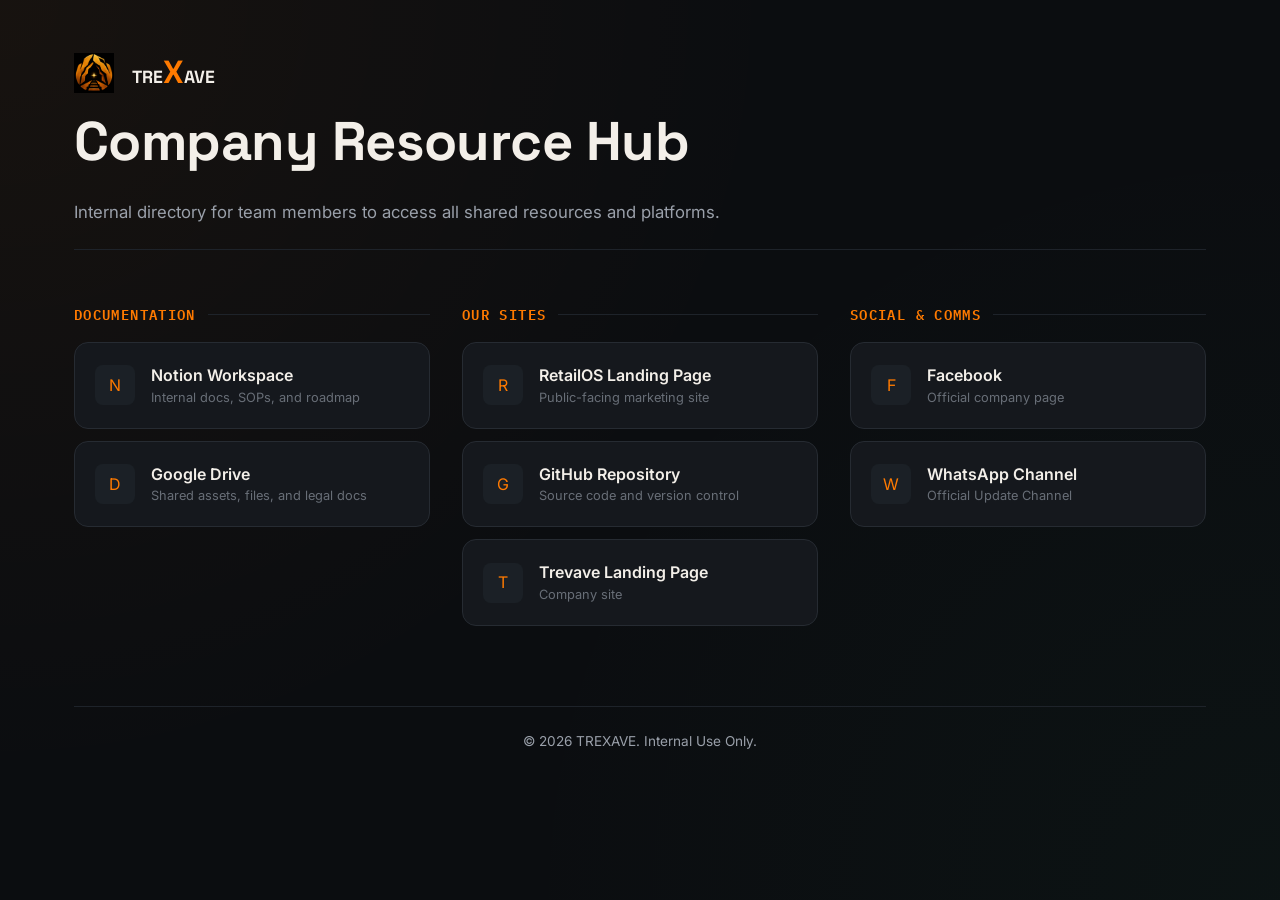
<file: index.html>
<!DOCTYPE html>
<html lang="en">

<head>
  <meta charset="UTF-8">
  <meta name="viewport" content="width=device-width, initial-scale=1.0">
  <title>TREXAVE — Company Resource Hub</title>
  <link rel="preconnect" href="https://fonts.googleapis.com">
  <link rel="preconnect" href="https://fonts.gstatic.com" crossorigin>
  <link
    href="https://fonts.googleapis.com/css2?family=Space+Grotesk:wght@400;500;600;700&family=Inter:wght@400;500;600;700&family=IBM+Plex+Mono:wght@400;500;600&display=swap"
    rel="stylesheet">
  <link rel="stylesheet" href="style.css">
  <style>
    .resource-hub {
      min-height: 100vh;
      padding: 48px 0;
      background: 
        radial-gradient(circle at 0% 0%, rgba(255, 122, 0, 0.05) 0%, transparent 50%),
        radial-gradient(circle at 100% 100%, rgba(47, 214, 140, 0.03) 0%, transparent 50%),
        var(--bg);
    }

    .hub-header {
      margin-bottom: 56px;
      border-bottom: 1px solid var(--border-soft);
      padding-bottom: 24px;
    }

    .hub-grid {
      display: grid;
      grid-template-columns: repeat(auto-fit, minmax(320px, 1fr));
      gap: 32px;
    }

    .resource-group h2 {
      font-size: 0.85rem;
      font-family: var(--font-mono);
      text-transform: uppercase;
      letter-spacing: 0.1em;
      color: var(--accent);
      margin-bottom: 20px;
      display: flex;
      align-items: center;
      gap: 12px;
    }

    .resource-group h2::after {
      content: "";
      height: 1px;
      background: var(--border-soft);
      flex-grow: 1;
    }

    .link-list {
      display: flex;
      flex-direction: column;
      gap: 12px;
    }

    .resource-card {
      background: var(--surface);
      border: 1px solid var(--border);
      border-radius: var(--radius-md);
      padding: 20px;
      display: flex;
      align-items: center;
      gap: 16px;
      transition: all 0.2s ease;
      text-decoration: none;
    }

    .resource-card:hover {
      border-color: var(--accent);
      background: var(--surface-2);
      transform: translateX(4px);
    }

    .icon-box {
      width: 40px;
      height: 40px;
      background: var(--surface-2);
      border-radius: var(--radius-sm);
      display: flex;
      align-items: center;
      justify-content: center;
      color: var(--accent);
      flex-shrink: 0;
    }

    .resource-info {
      display: flex;
      flex-direction: column;
    }

    .resource-info span {
      color: var(--text);
      font-weight: 600;
      font-size: 1rem;
    }

    .resource-info small {
      color: var(--text-faint);
      font-size: 0.8rem;
    }

    .hub-footer {
      margin-top: 80px;
      padding-top: 24px;
      border-top: 1px solid var(--border-soft);
      text-align: center;
      color: var(--text-faint);
      font-size: 0.85rem;
    }

    @media (max-width: 760px) {
      .hub-header { text-align: center; }
      .hub-grid { grid-template-columns: 1fr; }
    }
  </style>
</head>

<body>

  <main class="resource-hub">
    <div class="container">
      <header class="hub-header">
        <div class="logo" style="margin-bottom: 12px;">
          <img src="img/logo.png" alt="TREXAVE Logo" style="height: 40px; margin-right: 8px;">
          <span>TRE<span style="font-size: 2rem; color: var(--accent);">X</span>AVE</span>
        </div>
        <h1>Company Resource Hub</h1>
        <p class="lead">Internal directory for team members to access all shared resources and platforms.</p>
      </header>

      <div class="hub-grid">
        <!-- Documentation & Planning -->
        <section class="resource-group">
          <h2>Documentation</h2>
          <div class="link-list">
            <a href="https://app.notion.com/p/PHASE-1-FOUNDATION-LAUNCH-ACTIVATION-Execution-Aligned-398a2119f56380f297a5c622847fe8cf?source=copy_link" class="resource-card" target="_blank">
              <div class="icon-box">N</div>
              <div class="resource-info">
                <span>Notion Workspace</span>
                <small>Internal docs, SOPs, and roadmap</small>
              </div>
            </a>
            <a href="https://drive.google.com/drive/folders/11KpIzoAZDk5y-8XsuSW869JH6icxdfEM?usp=sharing" class="resource-card" target="_blank">
              <div class="icon-box">D</div>
              <div class="resource-info">
                <span>Google Drive</span>
                <small>Shared assets, files, and legal docs</small>
              </div>
            </a>
          </div>
        </section>

        <!-- Product Environments -->
        <section class="resource-group">
          <h2>Our Sites</h2>
          <div class="link-list">
            <a href="retailos.html" class="resource-card">
              <div class="icon-box">R</div>
              <div class="resource-info">
                <span>RetailOS Landing Page</span>
                <small>Public-facing marketing site</small>
              </div>
            </a>
            <a href="https://github.com/ENJ-digitalhub/Sales_Management_System" class="resource-card" target="_blank">
              <div class="icon-box">G</div>
              <div class="resource-info">
                <span>GitHub Repository</span>
                <small>Source code and version control</small>
              </div>
            <a href="trexave.html" class="resource-card">
              <div class="icon-box">T</div>
              <div class="resource-info">
                <span>Trevave Landing Page</span>
                <small>Company site</small>
              </div>
            </a>
          </div>
        </section>

        <!-- Communication & Social -->
        <section class="resource-group">
          <h2>Social & Comms</h2>
          <div class="link-list">
            <a href="https://www.facebook.com/profile.php?id=61591849526141&mibextid=ZbWKwL" class="resource-card" target="_blank">
              <div class="icon-box">F</div>
              <div class="resource-info">
                <span>Facebook</span>
                <small>Official company page</small>
              </div>
            </a>
            <a href="https://whatsapp.com/channel/0029Vb8WngeKmCPNN6YK0Y0V" class="resource-card" target="_blank">
              <div class="icon-box">W</div>
              <div class="resource-info">
                <span>WhatsApp Channel</span>
                <small>Official Update Channel</small>
              </div>
            </a>
            <!-- <a href="#" class="resource-card" target="_blank">
              <div class="icon-box">L</div>
              <div class="resource-info">
                <span>LinkedIn</span>
                <small>Professional network & hiring</small>
              </div>
            </a>
            <a href="#" class="resource-card" target="_blank">
              <div class="icon-box">I</div>
              <div class="resource-info">
                <span>Instagram</span>
                <small>Brand culture and visual updates</small>
              </div>
            </a> -->
          </div>
        </section>
      </div>

      <footer class="hub-footer">
        <p>© 2026 TREXAVE. Internal Use Only.</p>
      </footer>
    </div>
  </main>

</body>

</html>
</file>
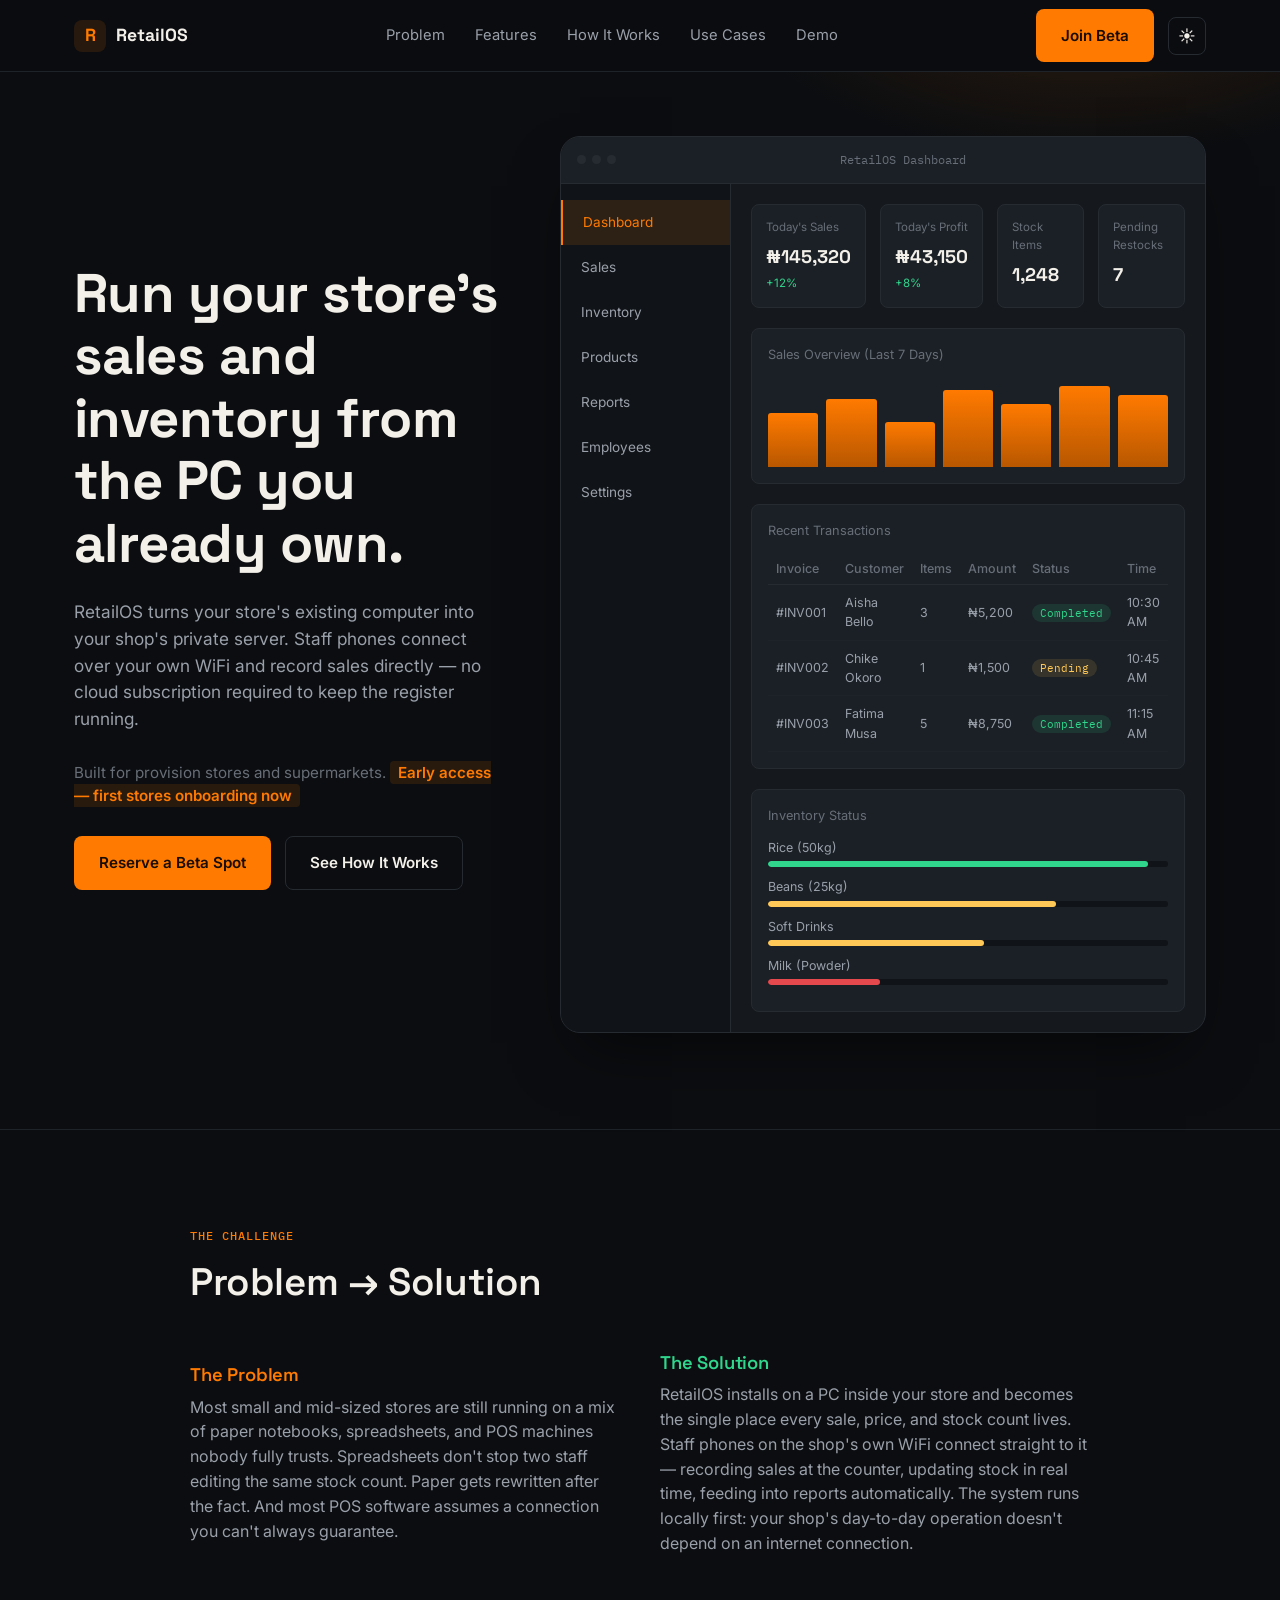
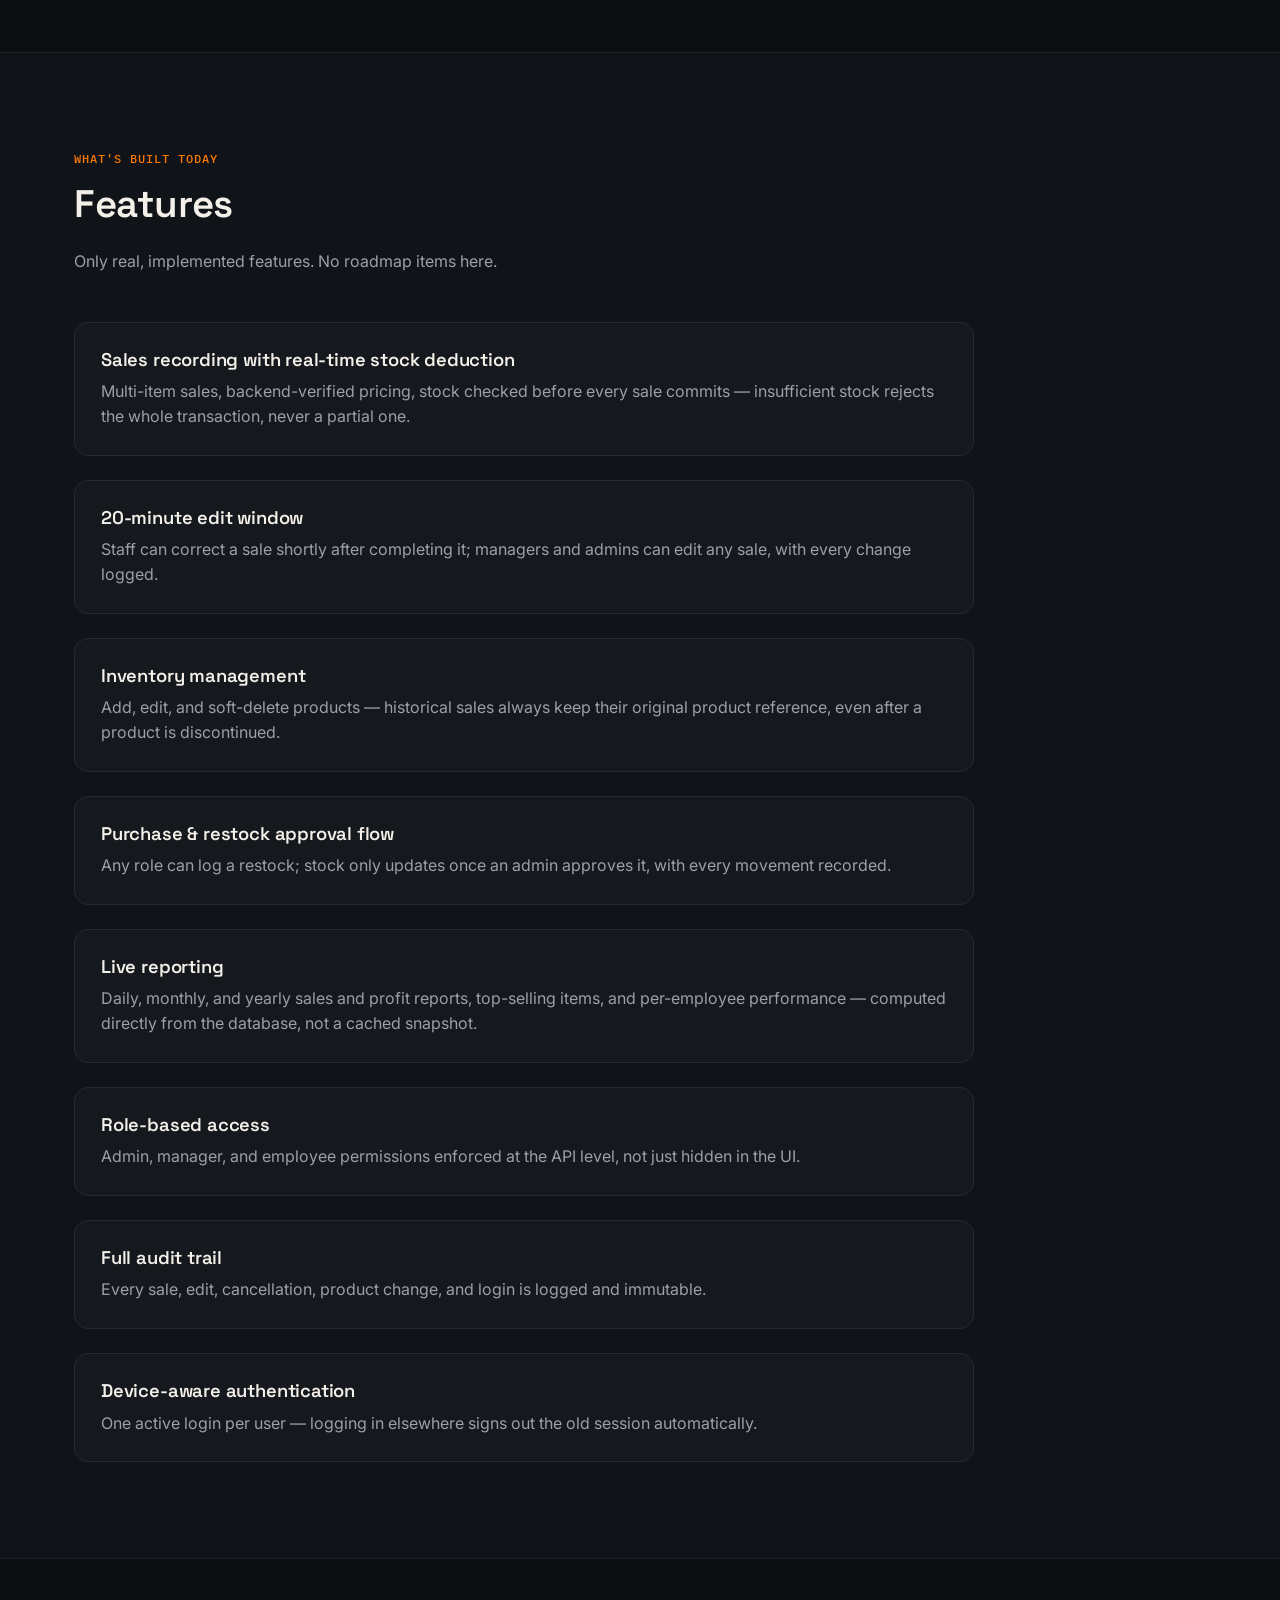
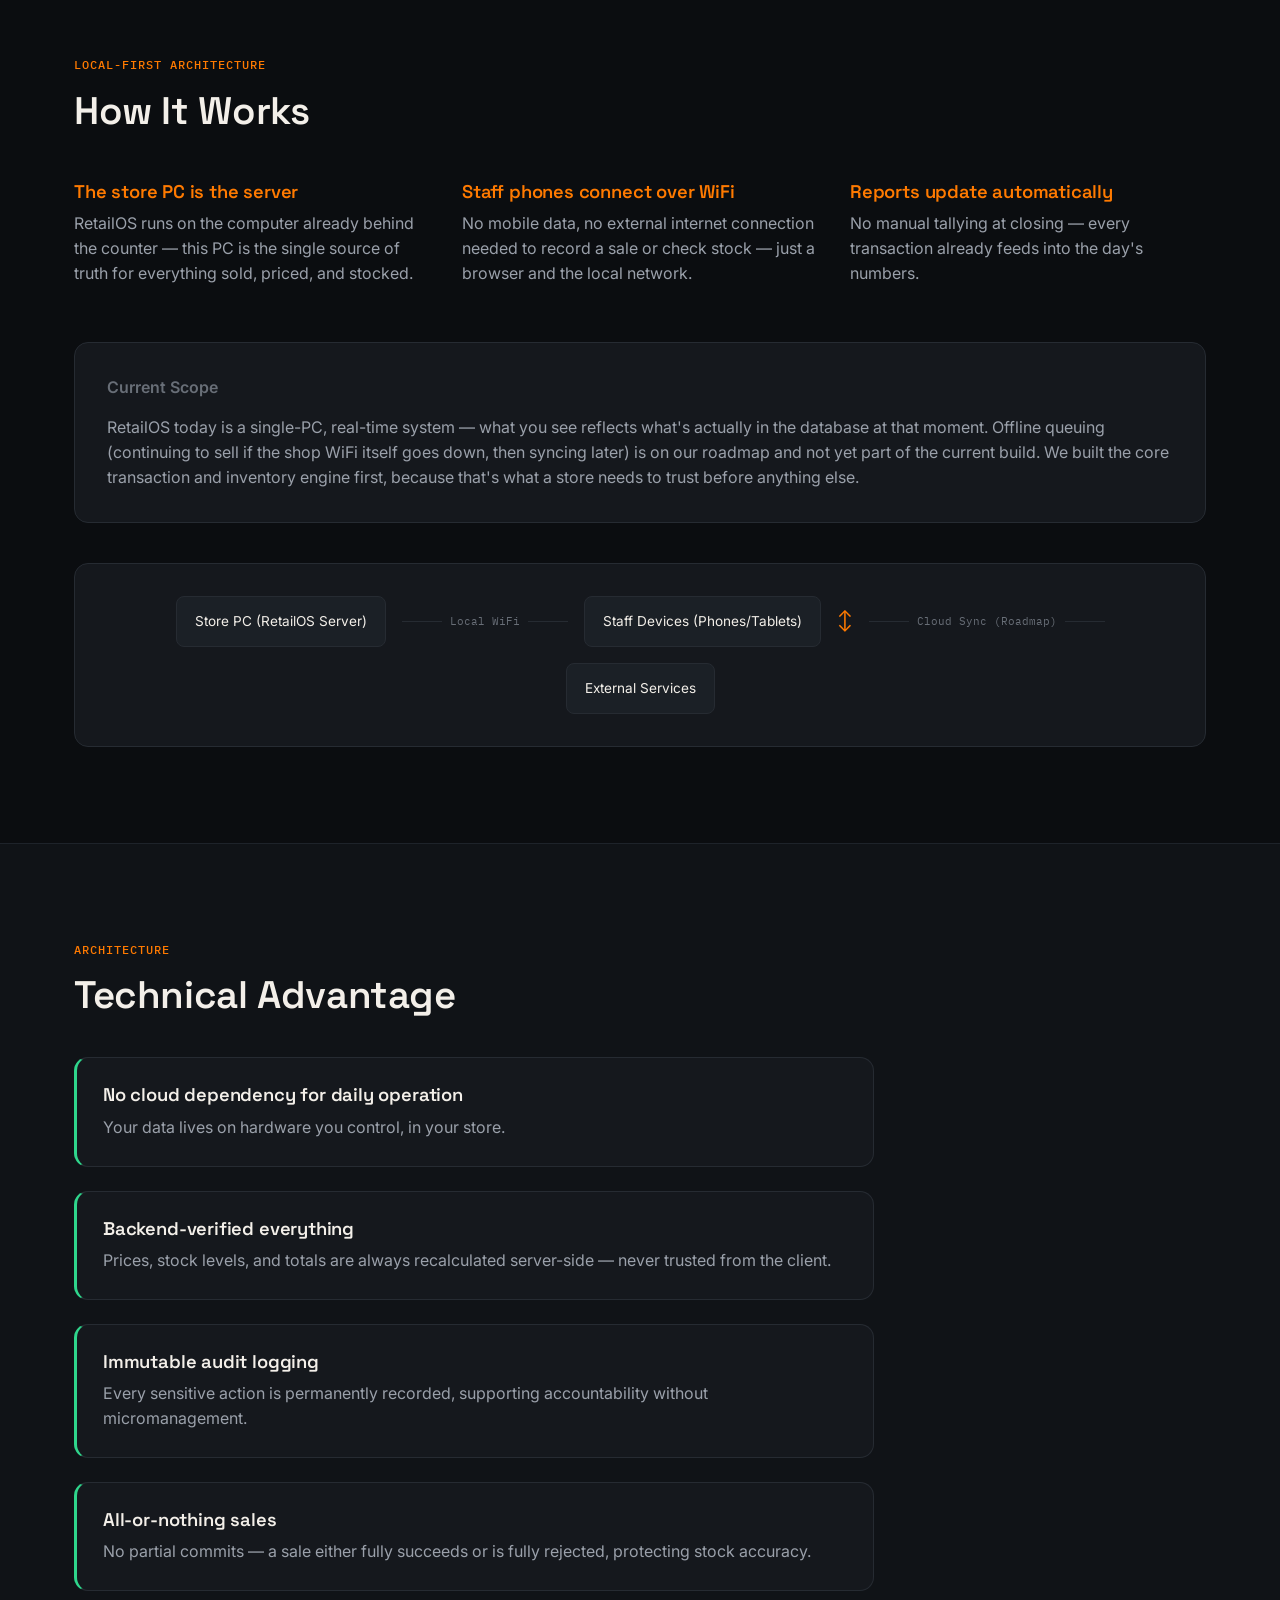
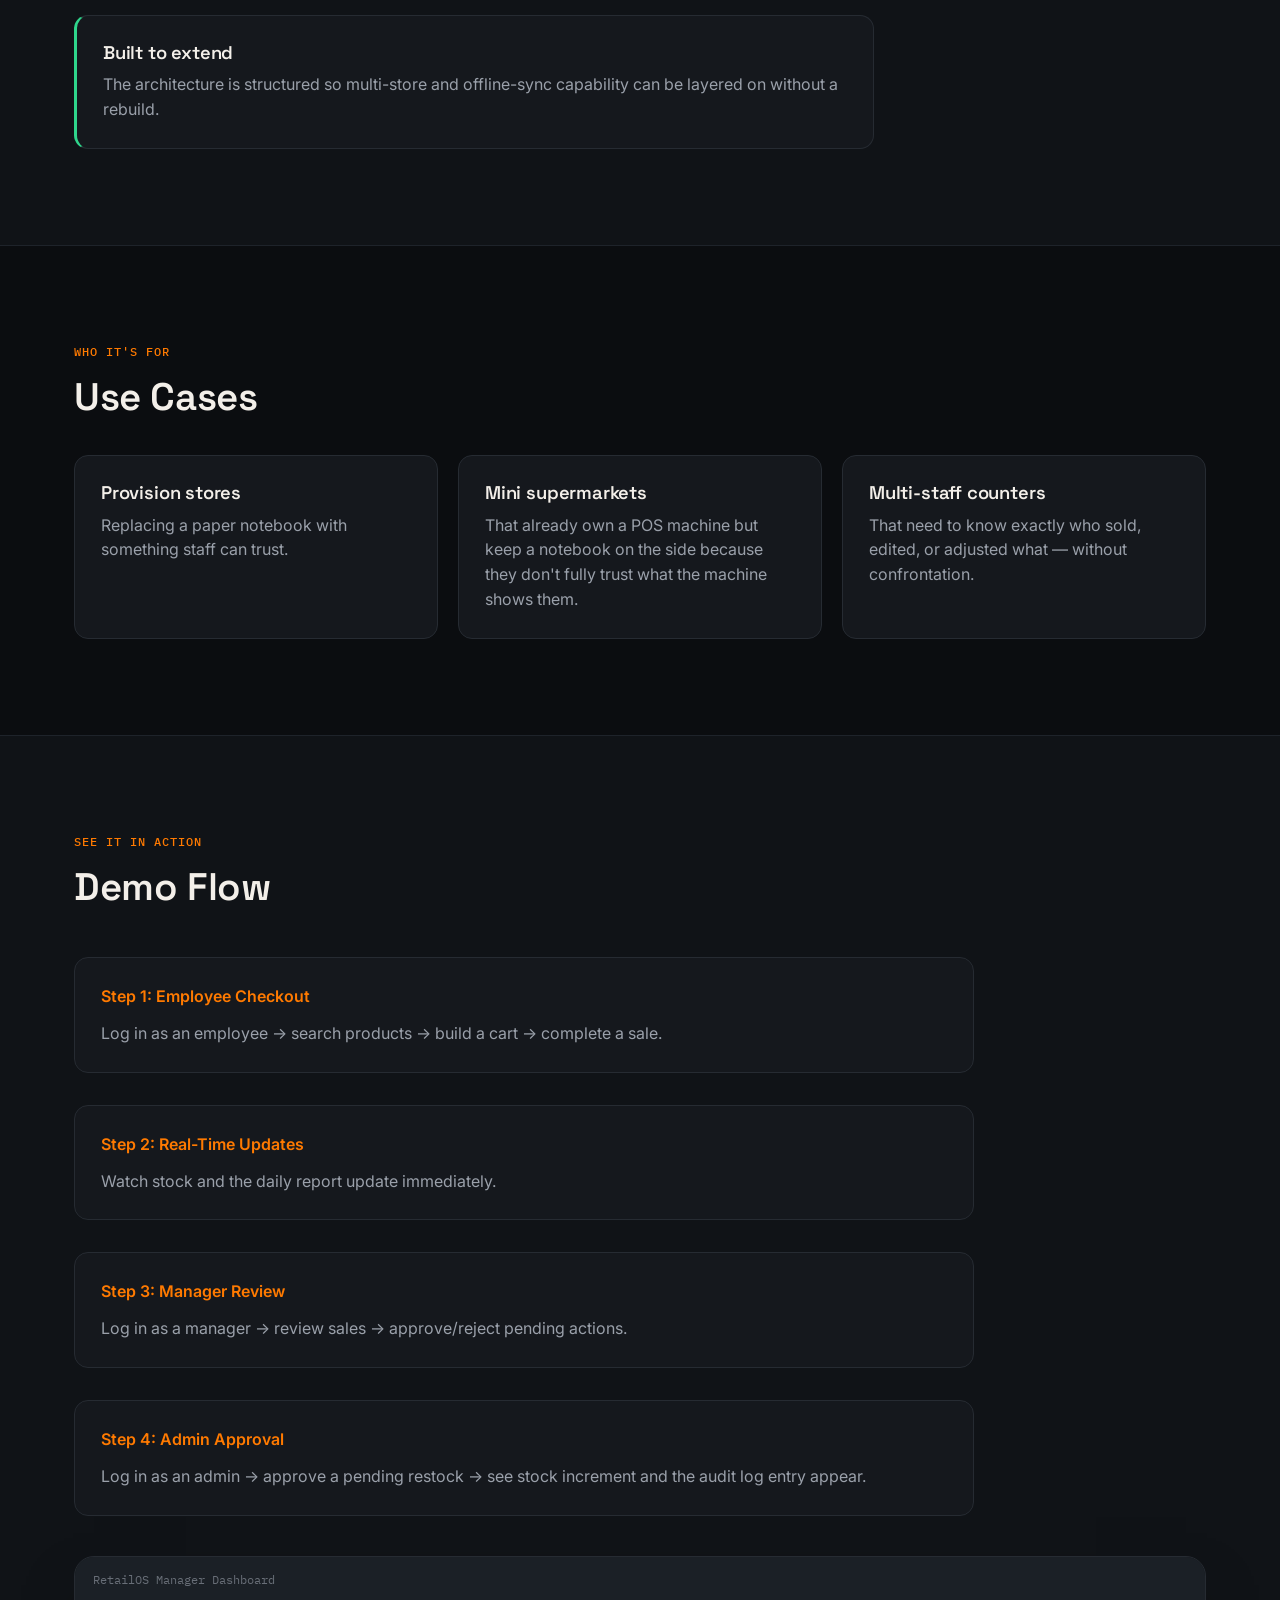
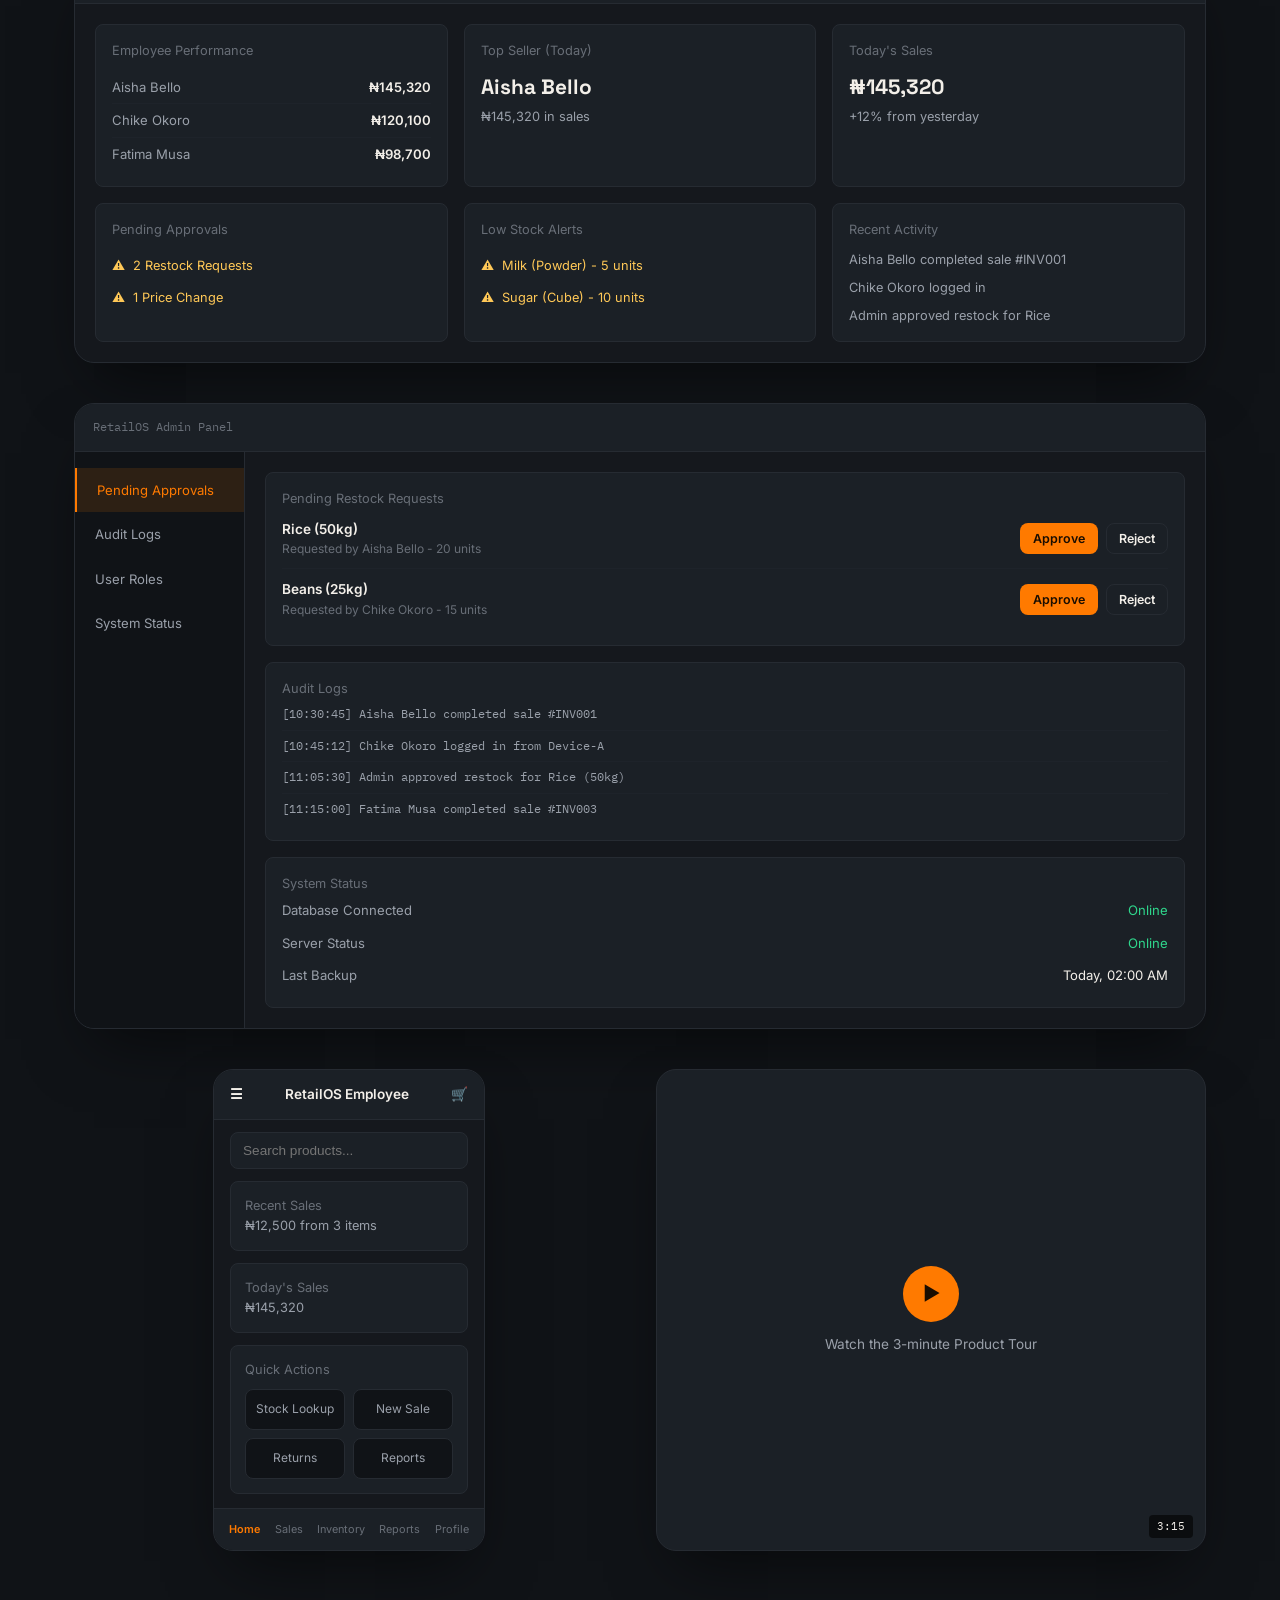
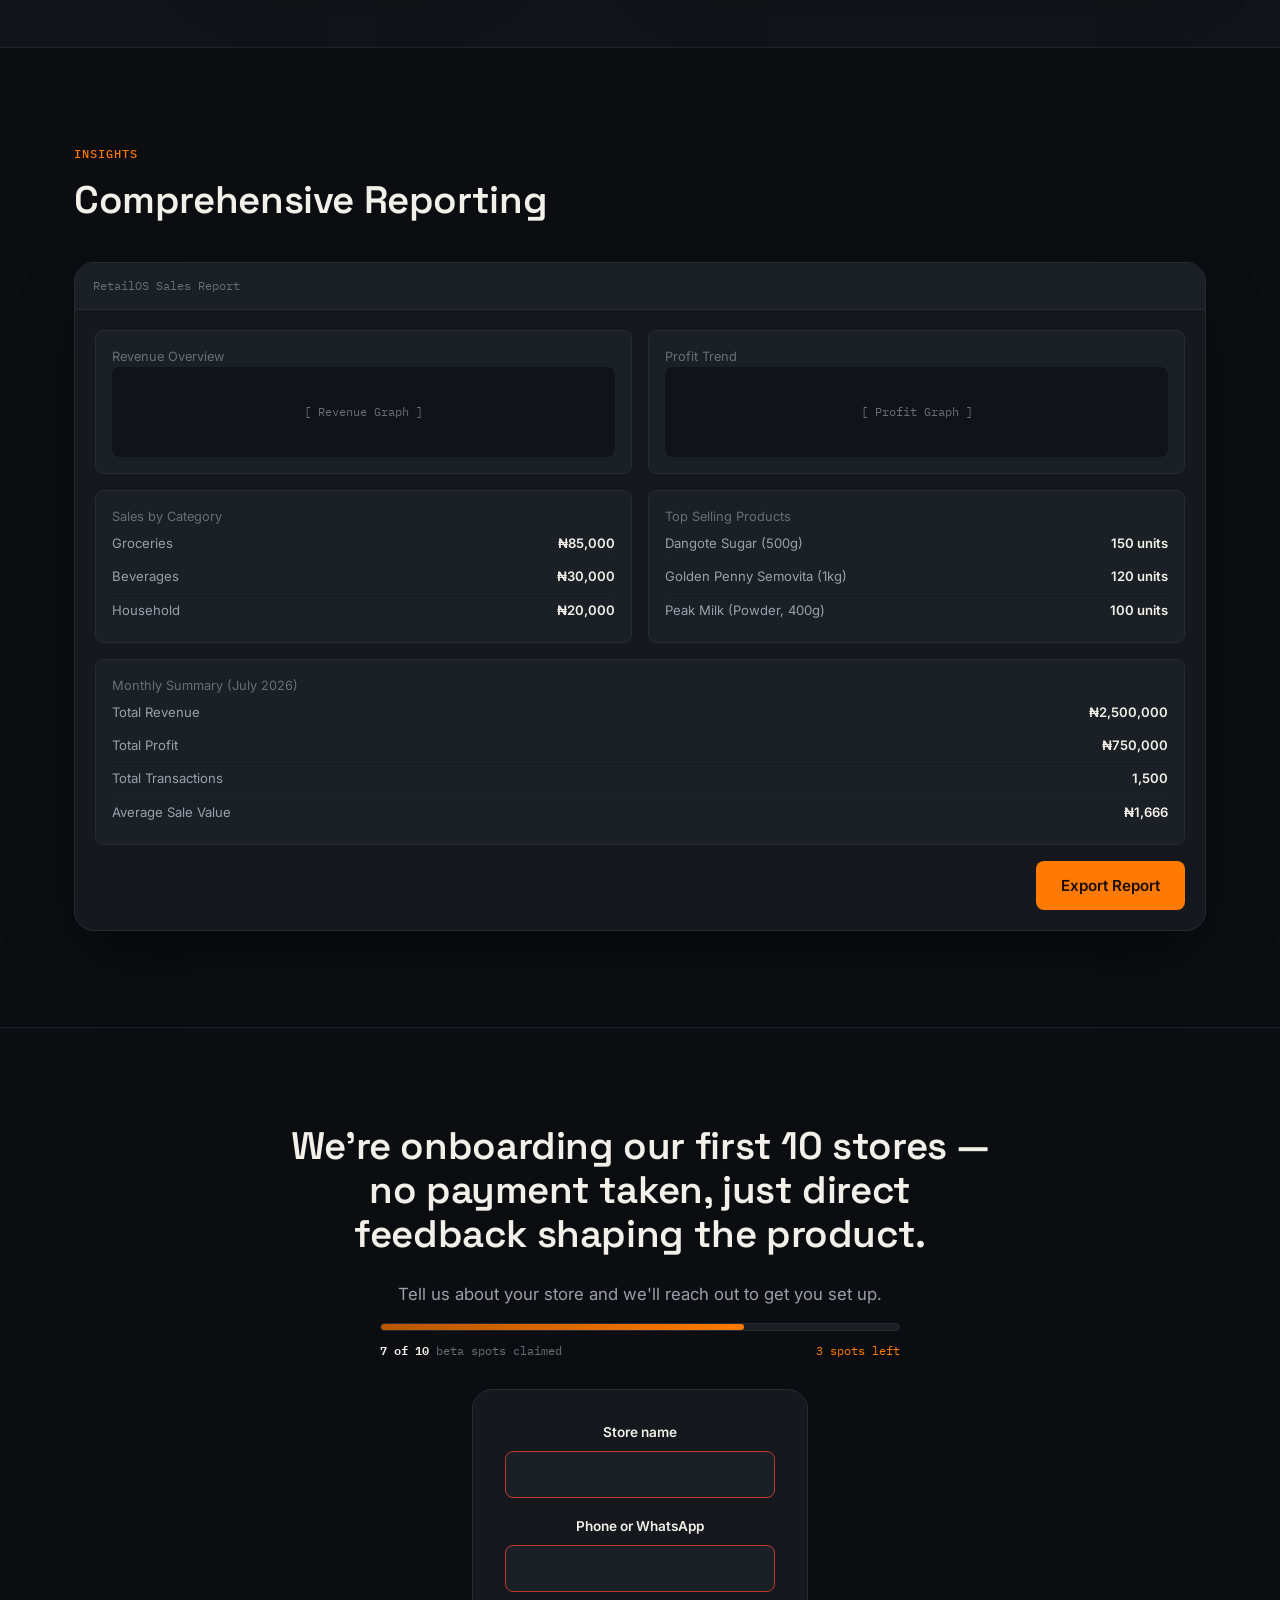
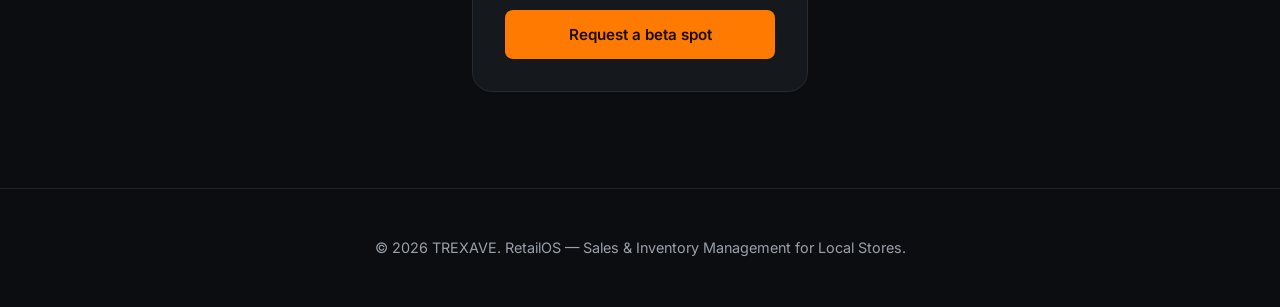
<file: retailos.html>
<!DOCTYPE html>
<html lang="en">

<head>
  <meta charset="UTF-8">
  <meta name="viewport" content="width=device-width, initial-scale=1.0">
  <meta name="description"
    content="RetailOS turns the PC already in your store into a local server for sales, inventory, and reporting — no cloud subscription required to keep the register running.">
  <title>RetailOS — Sales & Inventory Management for Local Stores</title>
  <link rel="preconnect" href="https://fonts.googleapis.com">
  <link rel="preconnect" href="https://fonts.gstatic.com" crossorigin>
  <link
    href="https://fonts.googleapis.com/css2?family=Space+Grotesk:wght@400;500;600;700&family=Inter:wght@400;500;600;700&family=IBM+Plex+Mono:wght@400;500;600&display=swap"
    rel="stylesheet">
  <link rel="stylesheet" href="style.css">
  <link rel="shortcut icon" href="img/retailos.png" type="image/x-icon">
</head>

<body>

  <!-- Header -->
  <header class="site-header">
    <div class="container">
      <div class="header-inner">
        <div class="logo">
          <div class="logo-icon">R</div>
          <span>RetailOS</span>
        </div>
        <nav class="main-nav">
          <a href="#problem">Problem</a>
          <a href="#features">Features</a>
          <a href="#how-it-works">How It Works</a>
          <a href="#use-cases">Use Cases</a>
          <a href="#demo">Demo</a>
        </nav>
        <div class="header-actions">
          <a href="#cta" class="btn btn-primary">Join Beta</a>
          <button id="theme-toggle" class="icon-btn" aria-label="Toggle light and dark mode">
            <span class="icon">&#9728;</span> <!-- Sun icon -->
          </button>
          <!-- FIX: language selector removed. It listed 11 languages but only
               ever logged the selection to the console — presenting a control
               that visibly does nothing is worse than not offering it. Add it
               back once real translation strings exist (index.html already
               has a working pattern for this). -->
        </div>
      </div>
    </div>
  </header>

  <!-- Hero Section -->
  <section class="hero">
    <div class="container">
      <div class="hero-grid">
        <div class="hero-copy">
          <h1>Run your store's sales and inventory from the PC you already own.</h1>
          <p class="hero-sub">RetailOS turns your store's existing computer into your shop's private server. Staff
            phones connect over your own WiFi and record sales directly — no cloud subscription required to keep the
            register running.</p>
          <p style="color: var(--text-faint); font-size: 0.95rem; margin-bottom: 28px;">Built for provision stores and
            supermarkets. <span
              style="background: var(--accent-soft); color: var(--accent); padding: 2px 8px; border-radius: 4px; font-weight: 600;">Early
              access — first stores onboarding now</span></p>
          <div class="hero-actions">
            <a href="#cta" class="btn btn-primary">Reserve a Beta Spot</a>
            <a href="#how-it-works" class="btn btn-outline">See How It Works</a>
          </div>
        </div>
        <div class="hero-visual">
          <div class="desktop-mockup glass-panel">
            <div class="desktop-mockup-header">
              <div class="controls">
                <div class="control-btn close"></div>
                <div class="control-btn minimize"></div>
                <div class="control-btn maximize"></div>
              </div>
              <div class="title">RetailOS Dashboard</div>
              <div></div>
            </div>
            <div class="desktop-mockup-content">
              <div class="desktop-mockup-sidebar">
                <div class="desktop-mockup-sidebar-item active">Dashboard</div>
                <div class="desktop-mockup-sidebar-item">Sales</div>
                <div class="desktop-mockup-sidebar-item">Inventory</div>
                <div class="desktop-mockup-sidebar-item">Products</div>
                <div class="desktop-mockup-sidebar-item">Reports</div>
                <div class="desktop-mockup-sidebar-item">Employees</div>
                <div class="desktop-mockup-sidebar-item">Settings</div>
              </div>
              <div class="desktop-mockup-main">
                <div class="kpi-grid">
                  <div class="kpi-card">
                    <div class="label">Today's Sales</div>
                    <div class="value">₦145,320</div>
                    <div class="change">+12%</div>
                  </div>
                  <div class="kpi-card">
                    <div class="label">Today's Profit</div>
                    <div class="value">₦43,150</div>
                    <div class="change">+8%</div>
                  </div>
                  <div class="kpi-card">
                    <div class="label">Stock Items</div>
                    <div class="value">1,248</div>
                  </div>
                  <div class="kpi-card">
                    <div class="label">Pending Restocks</div>
                    <div class="value">7</div>
                  </div>
                </div>

                <div class="chart-card">
                  <div class="chart-title">Sales Overview (Last 7 Days)</div>
                  <div class="css-chart">
                    <div class="css-chart-bar" style="height: 60%;"></div>
                    <div class="css-chart-bar" style="height: 75%;"></div>
                    <div class="css-chart-bar" style="height: 50%;"></div>
                    <div class="css-chart-bar" style="height: 85%;"></div>
                    <div class="css-chart-bar" style="height: 70%;"></div>
                    <div class="css-chart-bar" style="height: 90%;"></div>
                    <div class="css-chart-bar" style="height: 80%;"></div>
                  </div>
                </div>

                <div class="table-card">
                  <div class="table-title">Recent Transactions</div>
                  <table class="mockup-table">
                    <thead>
                      <tr>
                        <th>Invoice</th>
                        <th>Customer</th>
                        <th>Items</th>
                        <th>Amount</th>
                        <th>Status</th>
                        <th>Time</th>
                      </tr>
                    </thead>
                    <tbody>
                      <tr>
                        <td>#INV001</td>
                        <td>Aisha Bello</td>
                        <td>3</td>
                        <td>₦5,200</td>
                        <td><span class="status-badge success">Completed</span></td>
                        <td>10:30 AM</td>
                      </tr>
                      <tr>
                        <td>#INV002</td>
                        <td>Chike Okoro</td>
                        <td>1</td>
                        <td>₦1,500</td>
                        <td><span class="status-badge pending">Pending</span></td>
                        <td>10:45 AM</td>
                      </tr>
                      <tr>
                        <td>#INV003</td>
                        <td>Fatima Musa</td>
                        <td>5</td>
                        <td>₦8,750</td>
                        <td><span class="status-badge success">Completed</span></td>
                        <td>11:15 AM</td>
                      </tr>
                    </tbody>
                  </table>
                </div>

                <div class="inventory-status-card">
                  <div class="chart-title">Inventory Status</div>
                  <div class="item">
                    <div class="item-name">Rice (50kg)</div>
                    <div class="progress-bar-container">
                      <div class="progress-bar high" style="width: 95%;"></div>
                    </div>
                  </div>
                  <div class="item">
                    <div class="item-name">Beans (25kg)</div>
                    <div class="progress-bar-container">
                      <div class="progress-bar medium" style="width: 72%;"></div>
                    </div>
                  </div>
                  <div class="item">
                    <div class="item-name">Soft Drinks</div>
                    <div class="progress-bar-container">
                      <div class="progress-bar medium" style="width: 54%;"></div>
                    </div>
                  </div>
                  <div class="item">
                    <div class="item-name">Milk (Powder)</div>
                    <div class="progress-bar-container">
                      <div class="progress-bar low" style="width: 28%;"></div>
                    </div>
                  </div>
                </div>
              </div>
            </div>
          </div>
        </div>
      </div>
    </div>
  </section>

  <!-- Problem → Solution Section -->
  <section id="problem" class="section">
    <div class="container">
      <div style="max-width: 900px; margin: 0 auto;">
        <p class="eyebrow">The Challenge</p>
        <h2>Problem → Solution</h2>

        <div style="margin-top: 48px; display: grid; grid-template-columns: 1fr 1fr; gap: 40px; align-items: center;">
          <div>
            <h3 style="color: var(--accent); margin-top: 0;">The Problem</h3>
            <p>Most small and mid-sized stores are still running on a mix of paper notebooks, spreadsheets, and POS
              machines nobody fully trusts. Spreadsheets don't stop two staff editing the same stock count. Paper gets
              rewritten after the fact. And most POS software assumes a connection you can't always guarantee.</p>
          </div>

          <div>
            <h3 style="color: var(--success); margin-top: 0;">The Solution</h3>
            <p>RetailOS installs on a PC inside your store and becomes the single place every sale, price, and stock
              count lives. Staff phones on the shop's own WiFi connect straight to it — recording sales at the counter,
              updating stock in real time, feeding into reports automatically. The system runs locally first: your
              shop's day-to-day operation doesn't depend on an internet connection.</p>
          </div>
        </div>
      </div>
    </div>
  </section>

  <!-- Features Section -->
  <section id="features" class="section section-soft">
    <div class="container">
      <p class="eyebrow">What's Built Today</p>
      <h2>Features</h2>
      <p style="color: var(--text-muted); margin-bottom: 48px;">Only real, implemented features. No roadmap items here.
      </p>

      <div style="display: grid; grid-template-columns: 1fr; gap: 24px; max-width: 900px;">
        <div class="card">
          <h3 style="margin-top: 0; color: var(--text);">Sales recording with real-time stock deduction</h3>
          <p style="margin: 0;">Multi-item sales, backend-verified pricing, stock checked
            before every sale commits — insufficient stock rejects the whole transaction, never a partial one.</p>
        </div>

        <div class="card">
          <h3 style="margin-top: 0; color: var(--text);">20-minute edit window</h3>
          <p style="margin: 0;">Staff can correct a sale shortly after completing it; managers
            and admins can edit any sale, with every change logged.</p>
        </div>

        <div class="card">
          <h3 style="margin-top: 0; color: var(--text);">Inventory management</h3>
          <p style="margin: 0;">Add, edit, and soft-delete products — historical sales always
            keep their original product reference, even after a product is discontinued.</p>
        </div>

        <div class="card">
          <h3 style="margin-top: 0; color: var(--text);">Purchase & restock approval flow</h3>
          <p style="margin: 0;">Any role can log a restock; stock only updates once an admin
            approves it, with every movement recorded.</p>
        </div>

        <div class="card">
          <h3 style="margin-top: 0; color: var(--text);">Live reporting</h3>
          <p style="margin: 0;">Daily, monthly, and yearly sales and profit reports,
            top-selling items, and per-employee performance — computed directly from the database, not a cached
            snapshot.</p>
        </div>

        <div class="card">
          <h3 style="margin-top: 0; color: var(--text);">Role-based access</h3>
          <p style="margin: 0;">Admin, manager, and employee permissions enforced at the API
            level, not just hidden in the UI.</p>
        </div>

        <div class="card">
          <h3 style="margin-top: 0; color: var(--text);">Full audit trail</h3>
          <p style="margin: 0;">Every sale, edit, cancellation, product change, and login is
            logged and immutable.</p>
        </div>

        <div class="card">
          <h3 style="margin-top: 0; color: var(--text);">Device-aware authentication</h3>
          <p style="margin: 0;">One active login per user — logging in elsewhere signs out the
            old session automatically.</p>
        </div>
      </div>
    </div>
  </section>

  <!-- How It Works Section -->
  <section id="how-it-works" class="section">
    <div class="container">
      <p class="eyebrow">Local-First Architecture</p>
      <h2>How It Works</h2>

      <div
        style="display: grid; grid-template-columns: repeat(auto-fit, minmax(280px, 1fr)); gap: 32px; margin-top: 48px; margin-bottom: 56px;">
        <div>
          <h3 style="color: var(--accent); margin-top: 0;">The store PC is the server</h3>
          <p>RetailOS runs on the computer already behind the counter — this PC is the single source of truth for
            everything sold, priced, and stocked.</p>
        </div>

        <div>
          <h3 style="color: var(--accent); margin-top: 0;">Staff phones connect over WiFi</h3>
          <p>No mobile data, no external internet connection needed to record a sale or check stock — just a browser and
            the local network.</p>
        </div>

        <div>
          <h3 style="color: var(--accent); margin-top: 0;">Reports update automatically</h3>
          <p>No manual tallying at closing — every transaction already feeds into the day's numbers.</p>
        </div>
      </div>

      <div class="card" style="padding: 32px; margin-bottom: 40px;">
        <p style="color: var(--text-faint); margin: 0 0 16px 0; font-weight: 600;">Current Scope</p>
        <p style="margin: 0;">RetailOS today is a single-PC, real-time system — what you see
          reflects what's actually in the database at that moment. Offline queuing (continuing to sell if the shop WiFi
          itself goes down, then syncing later) is on our roadmap and not yet part of the current build. We built the
          core transaction and inventory engine first, because that's what a store needs to trust before anything else.
        </p>
      </div>

      <div class="sync-diagram">
        <div class="sync-node">Store PC (RetailOS Server)</div>
        <div class="sync-connection">
          <div class="line"></div>
          <div class="label">Local WiFi</div>
          <div class="line"></div>
        </div>
        <div class="sync-node">Staff Devices (Phones/Tablets)</div>
        <div class="sync-arrow">&#8597;</div>
        <div class="sync-connection">
          <div class="line"></div>
          <div class="label">Cloud Sync (Roadmap)</div>
          <div class="line"></div>
        </div>
        <div class="sync-node">External Services</div>
      </div>
    </div>
  </section>

  <!-- Technical Advantage Section -->
  <section class="section section-soft">
    <div class="container">
      <p class="eyebrow">Architecture</p>
      <h2>Technical Advantage</h2>

      <div style="display: grid; grid-template-columns: 1fr; gap: 24px; margin-top: 40px; max-width: 800px;">
        <div class="card" style="border-left: 3px solid var(--success);">
          <h3 style="margin-top: 0; color: var(--text);">No cloud dependency for daily operation</h3>
          <p style="margin: 0;">Your data lives on hardware you control, in your store.</p>
        </div>

        <div class="card" style="border-left: 3px solid var(--success);">
          <h3 style="margin-top: 0; color: var(--text);">Backend-verified everything</h3>
          <p style="margin: 0;">Prices, stock levels, and totals are always recalculated
            server-side — never trusted from the client.</p>
        </div>

        <div class="card" style="border-left: 3px solid var(--success);">
          <h3 style="margin-top: 0; color: var(--text);">Immutable audit logging</h3>
          <p style="margin: 0;">Every sensitive action is permanently recorded, supporting
            accountability without micromanagement.</p>
        </div>

        <div class="card" style="border-left: 3px solid var(--success);">
          <h3 style="margin-top: 0; color: var(--text);">All-or-nothing sales</h3>
          <p style="margin: 0;">No partial commits — a sale either fully succeeds or is fully
            rejected, protecting stock accuracy.</p>
        </div>

        <div class="card" style="border-left: 3px solid var(--success);">
          <h3 style="margin-top: 0; color: var(--text);">Built to extend</h3>
          <p style="margin: 0;">The architecture is structured so multi-store and offline-sync
            capability can be layered on without a rebuild.</p>
        </div>
      </div>
    </div>
  </section>

  <!-- Use Cases Section -->
  <section id="use-cases" class="section">
    <div class="container">
      <p class="eyebrow">Who It's For</p>
      <h2>Use Cases</h2>

      <div class="card-grid card-grid-3">
        <div class="card">
          <h3 style="margin-top: 0;">Provision stores</h3>
          <p>Replacing a paper notebook with something staff can trust.</p>
        </div>

        <div class="card">
          <h3 style="margin-top: 0;">Mini supermarkets</h3>
          <p>That already own a POS machine but keep a notebook on the side because they don't fully trust what the
            machine shows them.</p>
        </div>

        <div class="card">
          <h3 style="margin-top: 0;">Multi-staff counters</h3>
          <p>That need to know exactly who sold, edited, or adjusted what — without confrontation.</p>
        </div>
      </div>
    </div>
  </section>

  <!-- Demo Section -->
  <section id="demo" class="section section-soft">
    <div class="container">
      <p class="eyebrow">See It In Action</p>
      <h2>Demo Flow</h2>

      <div style="display: grid; grid-template-columns: 1fr; gap: 32px; margin-top: 48px; max-width: 900px;">
        <div class="card">
          <p style="color: var(--accent); font-weight: 600; margin: 0 0 12px 0;">Step 1: Employee Checkout</p>
          <p style="margin: 0;">Log in as an employee → search products → build a cart →
            complete a sale.</p>
        </div>

        <div class="card">
          <p style="color: var(--accent); font-weight: 600; margin: 0 0 12px 0;">Step 2: Real-Time Updates</p>
          <p style="margin: 0;">Watch stock and the daily report update immediately.</p>
        </div>

        <div class="card">
          <p style="color: var(--accent); font-weight: 600; margin: 0 0 12px 0;">Step 3: Manager Review</p>
          <p style="margin: 0;">Log in as a manager → review sales → approve/reject pending
            actions.</p>
        </div>

        <div class="card">
          <p style="color: var(--accent); font-weight: 600; margin: 0 0 12px 0;">Step 4: Admin Approval</p>
          <p style="margin: 0;">Log in as an admin → approve a pending restock → see stock
            increment and the audit log entry appear.</p>
        </div>
      </div>

      <div class="manager-mockup glass-panel" style="margin-top: 40px;">
        <div class="manager-mockup-header">
          <div class="title">RetailOS Manager Dashboard</div>
        </div>
        <div class="manager-mockup-content">
          <div class="manager-card">
            <div class="card-header">
              <div class="card-title">Employee Performance</div>
            </div>
            <div class="metric-item">
              <span class="metric-label">Aisha Bello</span>
              <span class="metric-value">₦145,320</span>
            </div>
            <div class="metric-item">
              <span class="metric-label">Chike Okoro</span>
              <span class="metric-value">₦120,100</span>
            </div>
            <div class="metric-item">
              <span class="metric-label">Fatima Musa</span>
              <span class="metric-value">₦98,700</span>
            </div>
          </div>
          <div class="manager-card">
            <div class="card-header">
              <div class="card-title">Top Seller (Today)</div>
            </div>
            <div class="card-value">Aisha Bello</div>
            <p class="card-text" style="margin-bottom: 0;">₦145,320 in sales</p>
          </div>
          <div class="manager-card">
            <div class="card-header">
              <div class="card-title">Today's Sales</div>
            </div>
            <div class="card-value">₦145,320</div>
            <p class="card-text" style="margin-bottom: 0;">+12% from yesterday</p>
          </div>
          <div class="manager-card">
            <div class="card-header">
              <div class="card-title">Pending Approvals</div>
            </div>
            <div class="alert-item">
              <span class="icon">&#9888;</span>
              <span>2 Restock Requests</span>
            </div>
            <div class="alert-item">
              <span class="icon">&#9888;</span>
              <span>1 Price Change</span>
            </div>
          </div>
          <div class="manager-card">
            <div class="card-header">
              <div class="card-title">Low Stock Alerts</div>
            </div>
            <div class="alert-item">
              <span class="icon">&#9888;</span>
              <span>Milk (Powder) - 5 units</span>
            </div>
            <div class="alert-item">
              <span class="icon">&#9888;</span>
              <span>Sugar (Cube) - 10 units</span>
            </div>
          </div>
          <div class="manager-card">
            <div class="card-header">
              <div class="card-title">Recent Activity</div>
            </div>
            <p class="card-text" style="margin-bottom: 8px;">Aisha Bello completed sale #INV001</p>
            <p class="card-text" style="margin-bottom: 8px;">Chike Okoro logged in</p>
            <p class="card-text" style="margin-bottom: 0;">Admin approved restock for Rice</p>
          </div>
        </div>
      </div>

      <div class="admin-mockup glass-panel" style="margin-top: 40px;">
        <div class="admin-mockup-header">
          <div class="title">RetailOS Admin Panel</div>
        </div>
        <div class="admin-mockup-content">
          <div class="admin-sidebar">
            <div class="admin-sidebar-item active">Pending Approvals</div>
            <div class="admin-sidebar-item">Audit Logs</div>
            <div class="admin-sidebar-item">User Roles</div>
            <div class="admin-sidebar-item">System Status</div>
          </div>
          <div class="admin-main-content">
            <div class="admin-card">
              <div class="card-title">Pending Restock Requests</div>
              <div class="restock-request-item">
                <div class="restock-info">
                  <span class="restock-product">Rice (50kg)</span>
                  <span class="restock-details">Requested by Aisha Bello - 20 units</span>
                </div>
                <div class="restock-actions">
                  <button class="btn btn-sm btn-primary">Approve</button>
                  <button class="btn btn-sm btn-outline">Reject</button>
                </div>
              </div>
              <div class="restock-request-item">
                <div class="restock-info">
                  <span class="restock-product">Beans (25kg)</span>
                  <span class="restock-details">Requested by Chike Okoro - 15 units</span>
                </div>
                <div class="restock-actions">
                  <button class="btn btn-sm btn-primary">Approve</button>
                  <button class="btn btn-sm btn-outline">Reject</button>
                </div>
              </div>
            </div>
            <div class="admin-card">
              <div class="card-title">Audit Logs</div>
              <div class="log-item">[10:30:45] Aisha Bello completed sale #INV001</div>
              <div class="log-item">[10:45:12] Chike Okoro logged in from Device-A</div>
              <div class="log-item">[11:05:30] Admin approved restock for Rice (50kg)</div>
              <div class="log-item">[11:15:00] Fatima Musa completed sale #INV003</div>
            </div>
            <div class="admin-card">
              <div class="card-title">System Status</div>
              <div class="system-status-item">
                <span class="label">Database Connected</span>
                <span class="status" style="color: var(--success);">Online</span>
              </div>
              <div class="system-status-item">
                <span class="label">Server Status</span>
                <span class="status" style="color: var(--success);">Online</span>
              </div>
              <div class="system-status-item">
                <span class="label">Last Backup</span>
                <span class="status">Today, 02:00 AM</span>
              </div>
            </div>
          </div>
        </div>
      </div>

      <div style="display: grid; grid-template-columns: 1fr 1fr; gap: 32px; margin-top: 40px;">
        <div class="mobile-mockup glass-panel">
          <div class="mobile-mockup-screen">
            <div class="mobile-header">
              <span class="icon">&#9776;</span>
              <span class="title">RetailOS Employee</span>
              <span class="icon">&#128722;</span>
            </div>
            <div class="mobile-search-bar">
              <input type="text" placeholder="Search products...">
            </div>
            <div class="mobile-content">
              <div class="mobile-card">
                <div class="card-title">Recent Sales</div>
                <p class="card-text">₦12,500 from 3 items</p>
              </div>
              <div class="mobile-card">
                <div class="card-title">Today's Sales</div>
                <p class="card-text">₦145,320</p>
              </div>
              <div class="mobile-card">
                <div class="card-title">Quick Actions</div>
                <div class="mobile-quick-actions">
                  <div class="mobile-action-btn">Stock Lookup</div>
                  <div class="mobile-action-btn">New Sale</div>
                  <div class="mobile-action-btn">Returns</div>
                  <div class="mobile-action-btn">Reports</div>
                </div>
              </div>
            </div>
            <div class="mobile-bottom-nav">
              <div class="mobile-nav-item active">Home</div>
              <div class="mobile-nav-item">Sales</div>
              <div class="mobile-nav-item">Inventory</div>
              <div class="mobile-nav-item">Reports</div>
              <div class="mobile-nav-item">Profile</div>
            </div>
          </div>
        </div>

        <div class="video-card glass-panel">
          <div class="video-card-overlay">
            <div class="play-button">&#9654;</div>
            <div class="video-card-text">Watch the 3-minute Product Tour</div>
          </div>
          <div class="duration-badge">3:15</div>
        </div>
      </div>
    </div>
  </section>

  <!-- Report Section -->
  <section id="reports" class="section">
    <div class="container">
      <p class="eyebrow">Insights</p>
      <h2>Comprehensive Reporting</h2>
      <div class="report-mockup glass-panel" style="margin-top: 40px;">
        <div class="report-mockup-header">
          <div class="title">RetailOS Sales Report</div>
        </div>
        <div class="report-mockup-content">
          <div class="report-grid">
            <div class="report-card">
              <div class="card-title">Revenue Overview</div>
              <div class="report-chart-placeholder">[ Revenue Graph ]</div>
            </div>
            <div class="report-card">
              <div class="card-title">Profit Trend</div>
              <div class="report-chart-placeholder">[ Profit Graph ]</div>
            </div>
            <div class="report-card">
              <div class="card-title">Sales by Category</div>
              <div class="report-list-item">
                <span class="label">Groceries</span>
                <span class="value">₦85,000</span>
              </div>
              <div class="report-list-item">
                <span class="label">Beverages</span>
                <span class="value">₦30,000</span>
              </div>
              <div class="report-list-item">
                <span class="label">Household</span>
                <span class="value">₦20,000</span>
              </div>
            </div>
            <div class="report-card">
              <div class="card-title">Top Selling Products</div>
              <div class="report-list-item">
                <span class="label">Dangote Sugar (500g)</span>
                <span class="value">150 units</span>
              </div>
              <div class="report-list-item">
                <span class="label">Golden Penny Semovita (1kg)</span>
                <span class="value">120 units</span>
              </div>
              <div class="report-list-item">
                <span class="label">Peak Milk (Powder, 400g)</span>
                <span class="value">100 units</span>
              </div>
            </div>
          </div>
          <div class="report-card">
            <div class="card-title">Monthly Summary (July 2026)</div>
            <div class="report-list-item">
              <span class="label">Total Revenue</span>
              <span class="value">₦2,500,000</span>
            </div>
            <div class="report-list-item">
              <span class="label">Total Profit</span>
              <span class="value">₦750,000</span>
            </div>
            <div class="report-list-item">
              <span class="label">Total Transactions</span>
              <span class="value">1,500</span>
            </div>
            <div class="report-list-item">
              <span class="label">Average Sale Value</span>
              <span class="value">₦1,666</span>
            </div>
          </div>
          <div class="report-actions">
            <button class="btn btn-primary">Export Report</button>
          </div>
        </div>
      </div>
    </div>
  </section>

  <!-- CTA Section -->
  <section id="cta" class="section">
    <div class="container">
      <div style="max-width: 700px; margin: 0 auto; text-align: center;">
        <h2>We're onboarding our first 10 stores — no payment taken, just direct feedback shaping the product.</h2>
        <p style="font-size: 1.05rem; margin-top: 24px;">Tell us about your store and we'll reach out to get you set
          up.</p>

        <!-- FIX: spots-left bar added — gives real onboarding-status context
             instead of just a claim in the heading. Update spotsClaimed each
             time a store actually signs up. -->
        <div class="spots-bar">
          <div class="spots-bar-track">
            <div class="spots-bar-fill" style="width: 70%;"></div>
          </div>
          <div class="spots-bar-label">
            <span><strong>7 of 10</strong> beta spots claimed</span>
            <span class="spots-left">3 spots left</span>
          </div>
        </div>

        <div style="display: flex; gap: 16px; justify-content: center; flex-wrap: wrap;">
          <!-- FIX: "What would you pay monthly?" field removed — the beta is
               explicitly free/no-payment per the heading above, so asking a
               pricing question here undercut that message. Replaced with the
               store's role, which is more useful for onboarding anyway. -->
          <form id="betaForm" class="beta-form">
            <div class="form-row">
              <label for="storeName">Store name</label>
              <input type="text" id="storeName" name="storeName" required>
            </div>
            <div class="form-row">
              <label for="contactInfo">Phone or WhatsApp</label>
              <input type="text" id="contactInfo" name="contactInfo" required>
            </div>
            <button type="submit" class="btn btn-primary btn-block">Request a beta spot</button>
          </form>
          <div id="formSuccess" class="form-success" hidden>
            <h3>You're on the list</h3>
            <p>We'll reach out to schedule your onboarding.</p>
          </div>
        </div>
      </div>
    </div>
  </section>

  <!-- Footer -->
  <footer
    style="padding: 48px 0; border-top: 1px solid var(--border-soft); text-align: center; color: var(--text-faint); font-size: 0.9rem;">
    <div class="container">
      <p>© 2026 TREXAVE. RetailOS — Sales & Inventory Management for Local Stores.</p>
    </div>
  </footer>

  <script>
    // Dark/Light Mode Toggle — now backed by the [data-theme="light"]
    // block added to style.css, so this actually changes the page.
    const themeToggle = document.getElementById('theme-toggle');
    const currentTheme = localStorage.getItem('theme');

    if (currentTheme) {
      document.documentElement.setAttribute('data-theme', currentTheme);
      themeToggle.innerHTML = currentTheme === 'dark'
        ? '<span class="icon">&#127769;</span>'  // Moon icon
        : '<span class="icon">&#9728;</span>';    // Sun icon
    }

    themeToggle.addEventListener('click', () => {
      // No attribute set = the default state, which is dark.
      const theme = document.documentElement.getAttribute('data-theme') || 'dark';
      if (theme === 'dark') {
        document.documentElement.setAttribute('data-theme', 'light');
        localStorage.setItem('theme', 'light');
        themeToggle.innerHTML = '<span class="icon">&#9728;</span>';
      } else {
        document.documentElement.setAttribute('data-theme', 'dark');
        localStorage.setItem('theme', 'dark');
        themeToggle.innerHTML = '<span class="icon">&#127769;</span>';
      }
    });
  </script>

  <script src="https://cdn.emailjs.com/dist/email.js"></script>
  <script src="script.js"></script>
</body>

</html>
</file>
<file: style.css>
/* ==========================================================================
   RetailOS — Landing Page Styles
   Design tokens: deep charcoal surface, single orange accent (#FF7A00),
   green used only to mean "synced" — tied to the product's offline/sync story.
   ========================================================================== */

:root {
  /* color */
  --bg: #0B0D10;
  --bg-soft: #101317;
  --surface: #15181D;
  --surface-2: #1B2026;
  --border: #262B32;
  --border-soft: #1E232A;
  --text: #F3EFE9;
  --text-muted: #9AA0AA;
  --text-faint: #686E77;
  --accent: #FF7A00;
  --accent-dim: #B85700;
  --accent-soft: rgba(255, 122, 0, 0.12);
  --success: #2FD68C;
  --success-soft: rgba(47, 214, 140, 0.12);
  --warn: #FFC857;
  --warn-soft: rgba(255, 200, 87, 0.12);

  /* type */
  --font-display: 'Space Grotesk', 'Inter', sans-serif;
  --font-body: 'Inter', -apple-system, BlinkMacSystemFont, sans-serif;
  --font-mono: 'IBM Plex Mono', 'Courier New', monospace;

  /* layout */
  --container-w: 1180px;
  --radius-sm: 8px;
  --radius-md: 14px;
  --radius-lg: 20px;
  --header-h: 72px;
}

/* ---------- Reset ---------- */
*,
*::before,
*::after {
  box-sizing: border-box;
}

html {
  scroll-behavior: smooth;
}

@media (prefers-reduced-motion: reduce) {
  html {
    scroll-behavior: auto;
  }

  *,
  *::before,
  *::after {
    animation-duration: 0.001ms !important;
    animation-iteration-count: 1 !important;
    transition-duration: 0.001ms !important;
  }
}

body {
  margin: 0;
  background: var(--bg);
  color: var(--text);
  font-family: var(--font-body);
  font-size: 16px;
  line-height: 1.55;
  -webkit-font-smoothing: antialiased;
  transition: background .25s ease, color .25s ease;
}

img {
  max-width: 100%;
  display: block;
}

ul,
ol {
  margin: 0;
  padding: 0;
  list-style: none;
}

a {
  color: inherit;
  text-decoration: none;
}

button {
  font-family: inherit;
  cursor: pointer;
}

h1,
h2,
h3,
h4 {
  font-family: var(--font-display);
  font-weight: 600;
  line-height: 1.15;
  margin: 0 0 .5em;
  letter-spacing: -0.01em;
}

h1 {
  font-size: clamp(2.1rem, 4.4vw, 3.4rem);
  font-weight: 700;
}

h2 {
  font-size: clamp(1.7rem, 3vw, 2.4rem);
  margin-bottom: .6em;
}

h3 {
  font-size: 1.15rem;
}

p {
  margin: 0 0 1em;
  color: var(--text-muted);
}

p:last-child {
  margin-bottom: 0;
}

.container {
  width: 100%;
  max-width: var(--container-w);
  margin: 0 auto;
  padding: 0 24px;
}

.skip-link {
  position: absolute;
  left: -999px;
  top: 0;
  background: var(--accent);
  color: #1a0d00;
  padding: 10px 16px;
  border-radius: 0 0 8px 0;
  z-index: 999;
  font-weight: 600;
}

.skip-link:focus {
  left: 0;
}

:focus-visible {
  outline: 2px solid var(--accent);
  outline-offset: 3px;
  border-radius: 4px;
}

/* ---------- Eyebrow / labels ---------- */
.eyebrow {
  font-family: var(--font-mono);
  text-transform: uppercase;
  font-size: 0.78rem;
  letter-spacing: 0.08em;
  color: var(--accent);
  margin: 0 0 14px;
  font-weight: 500;
}

.lead {
  font-size: 1.05rem;
  max-width: 60ch;
}

.lead-narrow {
  max-width: 52ch;
  margin-bottom: 36px;
}

/* ---------- Buttons ---------- */
.btn {
  display: inline-flex;
  align-items: center;
  justify-content: center;
  gap: 8px;
  padding: 14px 24px;
  border-radius: var(--radius-sm);
  font-weight: 600;
  font-size: 0.95rem;
  border: 1px solid transparent;
  transition: transform .15s ease, background .2s ease, border-color .2s ease, color .2s ease;
  white-space: nowrap;
}

.btn:hover {
  transform: translateY(-1px);
}

.btn:active {
  transform: translateY(0);
}

.btn-primary {
  background: var(--accent);
  color: #1a0d00;
}

.btn-primary:hover {
  background: #ff8a1f;
}

.btn-ghost {
  background: transparent;
  color: var(--text);
  border-color: var(--border);
}

.btn-ghost:hover {
  border-color: var(--accent);
  color: var(--accent);
}

.btn-outline {
  background: transparent;
  color: var(--text);
  border-color: var(--border);
}

.btn-outline:hover {
  border-color: var(--accent);
  color: var(--accent);
}

.btn-small {
  padding: 9px 16px;
  font-size: 0.85rem;
}

.btn-block {
  width: 100%;
}

.btn-mini {
  background: var(--surface-2);
  color: var(--text);
  border: 1px solid var(--border);
  padding: 8px 14px;
  font-size: 0.8rem;
  border-radius: var(--radius-sm);
}

.btn-mini:hover {
  border-color: var(--accent);
  color: var(--accent);
}

/* NEW: small button used inside mockup cards (Approve/Reject etc.) */
.btn-sm {
  padding: 7px 12px;
  font-size: 0.78rem;
}

/* ---------- Badges ---------- */
.badge {
  display: inline-block;
  font-family: var(--font-mono);
  font-size: 0.68rem;
  letter-spacing: 0.04em;
  text-transform: uppercase;
  padding: 3px 8px;
  border-radius: 100px;
  vertical-align: middle;
  margin-left: 8px;
}

.badge-roadmap {
  background: var(--warn-soft);
  color: var(--warn);
}

.badge-accent {
  background: var(--accent-soft);
  color: var(--accent);
}

/* ---------- Header ---------- */
.site-header {
  position: sticky;
  top: 0;
  z-index: 100;
  height: var(--header-h);
  display: flex;
  align-items: center;
  background: rgba(11, 13, 16, 0.82);
  backdrop-filter: blur(10px);
  border-bottom: 1px solid var(--border-soft);
}

.header-inner {
  display: flex;
  align-items: center;
  justify-content: space-between;
  gap: 24px;
}

.logo {
  display: inline-flex;
  align-items: center;
  gap: 10px;
  font-family: var(--font-display);
  font-weight: 700;
  font-size: 1.1rem;
  color: var(--text);
}

.logo-mark {
  color: var(--accent);
  flex-shrink: 0;
}

/* NEW: circular letter-mark logo used on retailos.html */
.logo-icon {
  width: 32px;
  height: 32px;
  border-radius: var(--radius-sm);
  background: var(--accent-soft);
  color: var(--accent);
  font-family: var(--font-display);
  font-weight: 700;
  display: flex;
  align-items: center;
  justify-content: center;
  flex-shrink: 0;
}

.main-nav {
  display: flex;
  align-items: center;
  gap: 30px;
}

.main-nav a {
  font-size: 0.92rem;
  color: var(--text-muted);
  transition: color .2s ease;
}

.main-nav a:hover {
  color: var(--text);
}

.header-actions {
  display: flex;
  align-items: center;
  gap: 14px;
}

/* NEW: round icon button used for the theme toggle */
.icon-btn {
  display: inline-flex;
  align-items: center;
  justify-content: center;
  width: 38px;
  height: 38px;
  background: transparent;
  border: 1px solid var(--border);
  border-radius: var(--radius-sm);
  color: var(--text);
  font-size: 1.05rem;
  transition: border-color .2s ease, color .2s ease;
}

.icon-btn:hover {
  border-color: var(--accent);
  color: var(--accent);
}

.nav-toggle {
  display: none;
  flex-direction: column;
  justify-content: center;
  gap: 5px;
  width: 38px;
  height: 38px;
  background: transparent;
  border: 1px solid var(--border);
  border-radius: var(--radius-sm);
}

.nav-toggle span {
  display: block;
  width: 16px;
  height: 2px;
  margin: 0 auto;
  background: var(--text);
  transition: transform .2s ease, opacity .2s ease;
}

.nav-toggle[aria-expanded="true"] span:nth-child(1) {
  transform: translateY(7px) rotate(45deg);
}

.nav-toggle[aria-expanded="true"] span:nth-child(2) {
  opacity: 0;
}

.nav-toggle[aria-expanded="true"] span:nth-child(3) {
  transform: translateY(-7px) rotate(-45deg);
}

/* ---------- Sections ---------- */
.section {
  padding: 96px 0;
  border-bottom: 1px solid var(--border-soft);
}

.section-soft {
  background: var(--bg-soft);
}

.section:last-of-type {
  border-bottom: none;
}

/* ---------- Hero ---------- */
.hero {
  padding: 64px 0 96px;
  background:
    radial-gradient(620px 320px at 85% -10%, rgba(255, 122, 0, 0.16), transparent 60%),
    var(--bg);
  border-bottom: 1px solid var(--border-soft);
}

.hero-grid {
  display: grid;
  grid-template-columns: 1.05fr 0.95fr;
  gap: 56px;
  align-items: center;
}

.hero-copy h1 {
  margin-bottom: 0.45em;
}

.hero-sub {
  font-size: 1.08rem;
  max-width: 52ch;
  margin-bottom: 28px;
}

.hero-actions {
  display: flex;
  gap: 14px;
  flex-wrap: wrap;
  margin-bottom: 18px;
}

.hero-trust {
  font-size: 0.85rem;
  color: var(--text-faint);
}

/* Console (signature element) */
.console {
  background: var(--surface);
  border: 1px solid var(--border);
  border-radius: var(--radius-lg);
  overflow: hidden;
  box-shadow: 0 30px 60px -20px rgba(0, 0, 0, 0.55);
}

.console-bar {
  display: flex;
  align-items: center;
  gap: 12px;
  padding: 14px 16px;
  background: var(--surface-2);
  border-bottom: 1px solid var(--border);
}

.console-dots {
  display: inline-flex;
  gap: 6px;
}

.console-dots i {
  width: 9px;
  height: 9px;
  border-radius: 50%;
  background: var(--border);
  display: inline-block;
}

.console-title {
  font-family: var(--font-mono);
  font-size: 0.72rem;
  letter-spacing: 0.04em;
  color: var(--text-faint);
  margin-right: auto;
}

.status-pill {
  font-family: var(--font-mono);
  font-size: 0.7rem;
  letter-spacing: 0.03em;
  padding: 4px 10px;
  border-radius: 100px;
  background: var(--success-soft);
  color: var(--success);
  white-space: nowrap;
}

.status-pill.is-offline {
  background: var(--warn-soft);
  color: var(--warn);
}

.console-body {
  height: 260px;
  padding: 16px;
  overflow-y: auto;
  font-family: var(--font-mono);
  font-size: 0.82rem;
  display: flex;
  flex-direction: column;
  gap: 8px;
}

.console-line {
  display: flex;
  gap: 8px;
  color: var(--text-muted);
  animation: lineIn .25s ease;
}

.console-line .tag {
  flex-shrink: 0;
}

.console-line.ok .tag {
  color: var(--success);
}

.console-line.pending .tag {
  color: var(--warn);
}

.console-line.warn .tag {
  color: var(--accent);
}

@keyframes lineIn {
  from {
    opacity: 0;
    transform: translateY(4px);
  }

  to {
    opacity: 1;
    transform: translateY(0);
  }
}

.console-foot {
  display: flex;
  align-items: center;
  gap: 12px;
  padding: 12px 16px;
  border-top: 1px solid var(--border);
  background: var(--surface-2);
  flex-wrap: wrap;
}

.console-caption {
  font-size: 0.78rem;
  color: var(--text-faint);
}

/* ---------- Card grids ---------- */
.card-grid {
  display: grid;
  gap: 20px;
  margin-top: 36px;
}

.card-grid-3 {
  grid-template-columns: repeat(3, 1fr);
}

.card {
  background: var(--surface);
  border: 1px solid var(--border);
  border-radius: var(--radius-md);
  padding: 26px;
}

.card-tag {
  display: inline-block;
  font-family: var(--font-mono);
  font-size: 0.75rem;
  color: var(--accent);
  text-transform: uppercase;
  letter-spacing: 0.04em;
  margin-bottom: 12px;
}

.card-flat {
  padding: 22px 24px;
}

.card-flat h3 {
  margin: 0;
  font-size: 1.02rem;
  color: var(--text);
}

.benefits-grid .card {
  background: var(--surface);
}

/* ---------- Solution ---------- */
.solution-grid {
  display: grid;
  grid-template-columns: 1.1fr 0.9fr;
  gap: 56px;
  align-items: start;
}

.solution-points {
  display: flex;
  flex-direction: column;
  gap: 18px;
  margin-top: 8px;
}

.solution-points li {
  display: flex;
  gap: 12px;
  align-items: flex-start;
  background: var(--surface);
  border: 1px solid var(--border);
  border-radius: var(--radius-md);
  padding: 16px 18px;
  font-size: 0.95rem;
  color: var(--text);
}

.point-mark {
  color: var(--success);
  font-weight: 700;
  flex-shrink: 0;
}

/* ---------- Features ---------- */
.feature-list {
  display: flex;
  flex-direction: column;
  margin-top: 36px;
}

.feature-row {
  display: grid;
  grid-template-columns: 56px 1fr;
  gap: 20px;
  padding: 26px 0;
  border-top: 1px solid var(--border-soft);
}

.feature-row:last-child {
  border-bottom: 1px solid var(--border-soft);
}

.feature-icon {
  width: 48px;
  height: 48px;
  border-radius: var(--radius-sm);
  background: var(--accent-soft);
  color: var(--accent);
  display: flex;
  align-items: center;
  justify-content: center;
}

.feature-copy h3 {
  margin-bottom: 6px;
  color: var(--text);
}

.feature-copy p {
  max-width: 62ch;
}

/* ---------- How it works ---------- */
.steps {
  display: grid;
  grid-template-columns: repeat(4, 1fr);
  gap: 20px;
  margin-top: 40px;
  counter-reset: step;
}

.step {
  background: var(--surface);
  border: 1px solid var(--border);
  border-radius: var(--radius-md);
  padding: 24px 22px;
  position: relative;
}

.step-index {
  display: block;
  font-family: var(--font-mono);
  color: var(--accent);
  font-size: 0.85rem;
  margin-bottom: 14px;
  letter-spacing: 0.04em;
}

.step h3 {
  color: var(--text);
  font-size: 1.02rem;
  margin-bottom: 8px;
}

.step p {
  font-size: 0.92rem;
}

/* ---------- Screenshots ---------- */
.shot-gallery {
  margin-top: 40px;
  overflow: hidden;
  border-radius: var(--radius-md);
  border: 1px solid var(--border);
  background: var(--surface);
}

.shot-track {
  display: flex;
  transition: transform 0.4s ease;
}

.shot {
  flex: 0 0 100%;
  margin: 0;
}

.shot-placeholder {
  width: 100%;
  height: 340px;
  background: repeating-linear-gradient(135deg,
      var(--surface-2),
      var(--surface-2) 10px,
      var(--surface) 10px,
      var(--surface) 20px);
  display: flex;
  align-items: center;
  justify-content: center;
}

.shot-placeholder span {
  font-family: var(--font-mono);
  font-size: 0.85rem;
  color: var(--text-faint);
  background: var(--surface);
  border: 1px solid var(--border);
  padding: 10px 18px;
  border-radius: var(--radius-sm);
}

.shot figcaption {
  padding: 12px 16px;
  font-size: 0.82rem;
  color: var(--text-faint);
  border-top: 1px solid var(--border);
}

.shot-controls {
  display: flex;
  align-items: center;
  justify-content: center;
  gap: 16px;
  padding: 14px 16px;
  border-top: 1px solid var(--border);
  background: var(--surface-2);
}

.shot-btn {
  background: var(--surface);
  border: 1px solid var(--border);
  color: var(--text);
  border-radius: var(--radius-sm);
  padding: 8px 14px;
  font-size: 1rem;
  cursor: pointer;
  transition: border-color .2s ease, color .2s ease;
}

.shot-btn:hover {
  border-color: var(--accent);
  color: var(--accent);
}

.shot-dots {
  display: flex;
  gap: 8px;
}

.shot-dot {
  width: 8px;
  height: 8px;
  border-radius: 50%;
  background: var(--border);
  border: none;
  cursor: pointer;
  padding: 0;
  transition: background .2s ease;
}

.shot-dot.is-active {
  background: var(--accent);
}

.shot img {
  width: auto;
  height: 100%;
  object-fit: cover;
  object-position: top;
  display: block;
  /* aspect-ratio: 16 / 9; */
}

@media (max-width: 760px) {
  .shot-placeholder {
    height: 220px;
  }

  .shot img {
    height: 220px;
  }
}

/* ---------- Validation / About ---------- */
.validation-inner,
.about-inner {
  max-width: 760px;
}

/* ---------- Pricing ---------- */
.pricing-grid {
  align-items: stretch;
}

.price-card {
  position: relative;
  background: var(--surface);
  border: 1px solid var(--border);
  border-radius: var(--radius-md);
  padding: 30px 26px;
  display: flex;
  flex-direction: column;
}

.price-card-highlight {
  border-color: var(--accent);
  background: linear-gradient(180deg, var(--surface-2), var(--surface));
}

.price-card .badge {
  position: absolute;
  top: -12px;
  left: 26px;
}

.price-tag {
  font-family: var(--font-mono);
  color: var(--accent);
  font-size: 0.85rem;
  margin-bottom: 14px;
}

.price-desc {
  font-size: 0.92rem;
  margin-bottom: 18px;
}

.price-list {
  display: flex;
  flex-direction: column;
  gap: 10px;
  margin-bottom: 26px;
  flex: 1;
}

.price-list li {
  font-size: 0.9rem;
  color: var(--text);
  padding-left: 20px;
  position: relative;
}

.price-list li::before {
  content: "✓";
  position: absolute;
  left: 0;
  color: var(--success);
}

/* ---------- CTA ---------- */
.cta-section {
  background:
    radial-gradient(700px 360px at 50% 0%, rgba(255, 122, 0, 0.14), transparent 60%),
    var(--bg-soft);
}

.cta-inner {
  max-width: 620px;
}

.cta-inner .lead {
  max-width: 56ch;
  margin-bottom: 36px;
}

.beta-form {
  background: var(--surface);
  border: 1px solid var(--border);
  border-radius: var(--radius-lg);
  padding: 32px;
  display: flex;
  flex-direction: column;
  gap: 18px;
}

.form-row {
  display: flex;
  flex-direction: column;
  gap: 8px;
}

.form-row label {
  font-size: 0.85rem;
  font-weight: 600;
  color: var(--text);
}

.form-row input {
  background: var(--surface-2);
  border: 1px solid var(--border);
  border-radius: var(--radius-sm);
  padding: 13px 14px;
  color: var(--text);
  font-family: var(--font-body);
  font-size: 0.95rem;
}

.form-row input::placeholder {
  color: var(--text-faint);
}

.form-row input:focus {
  border-color: var(--accent);
}

.form-row input:invalid:not(:placeholder-shown) {
  border-color: #c0392b;
}

.form-note {
  font-size: 0.78rem;
  color: var(--text-faint);
  text-align: center;
  margin-top: -4px;
}

.form-success {
  margin-top: 24px;
  background: var(--success-soft);
  border: 1px solid var(--success);
  border-radius: var(--radius-lg);
  padding: 28px 32px;
}

.form-success h3 {
  color: var(--success);
  margin-bottom: 6px;
}

.form-success p {
  color: var(--text);
}

/* NEW: onboarding "spots left" bar — social-proof / urgency element
   sits above a signup form. Width of .spots-bar-fill is set inline
   per page (spotsClaimed / spotsTotal * 100%). */
.spots-bar {
  max-width: 520px;
  margin: 0 auto 28px;
  text-align: left;
}

.spots-bar-track {
  width: 100%;
  height: 8px;
  background: var(--surface-2);
  border: 1px solid var(--border);
  border-radius: 100px;
  overflow: hidden;
}

.spots-bar-fill {
  height: 100%;
  background: linear-gradient(90deg, var(--accent-dim), var(--accent));
  border-radius: 100px;
  transition: width .4s ease;
}

.spots-bar-label {
  display: flex;
  justify-content: space-between;
  gap: 12px;
  margin-top: 10px;
  font-family: var(--font-mono);
  font-size: 0.78rem;
  color: var(--text-faint);
}

.spots-bar-label strong {
  color: var(--text);
  font-weight: 600;
}

.spots-bar-label .spots-left {
  color: var(--accent);
}

/* ---------- FAQ ---------- */
.faq-list {
  margin-top: 36px;
  display: flex;
  flex-direction: column;
  gap: 12px;
  max-width: 760px;
}

.faq-item {
  background: var(--surface);
  border: 1px solid var(--border);
  border-radius: var(--radius-md);
  padding: 6px 22px;
}

.faq-item summary {
  cursor: pointer;
  list-style: none;
  padding: 16px 0;
  font-weight: 600;
  color: var(--text);
  display: flex;
  justify-content: space-between;
  align-items: center;
  gap: 12px;
}

.faq-item summary::-webkit-details-marker {
  display: none;
}

.faq-item summary::after {
  content: "+";
  font-family: var(--font-mono);
  color: var(--accent);
  font-size: 1.2rem;
  flex-shrink: 0;
  transition: transform .2s ease;
}

.faq-item[open] summary::after {
  transform: rotate(45deg);
}

.faq-item p {
  padding-bottom: 18px;
  font-size: 0.94rem;
}

/* ---------- Footer ---------- */
.site-footer {
  background: var(--bg-soft);
  padding-top: 64px;
}

.footer-inner {
  display: grid;
  grid-template-columns: 1.3fr 1fr;
  gap: 48px;
  padding-bottom: 48px;
  border-bottom: 1px solid var(--border-soft);
}

.footer-brand p {
  max-width: 38ch;
  margin-top: 14px;
  font-size: 0.9rem;
}

.footer-company {
  color: var(--text-faint);
  font-size: 0.82rem;
}

.footer-nav {
  display: flex;
  gap: 48px;
  flex-wrap: wrap;
}

.footer-nav h4 {
  font-family: var(--font-mono);
  font-size: 0.75rem;
  text-transform: uppercase;
  letter-spacing: 0.04em;
  color: var(--text-faint);
  margin-bottom: 14px;
}

.footer-nav a {
  display: block;
  font-size: 0.9rem;
  color: var(--text-muted);
  margin-bottom: 10px;
}

.footer-nav a:hover {
  color: var(--accent);
}

.footer-bottom {
  padding: 22px 0;
}

.footer-bottom p {
  font-size: 0.8rem;
  color: var(--text-faint);
  margin: 0;
}

/* ==========================================================================
   Responsive
   ========================================================================== */

@media (max-width: 980px) {
  .hero-grid {
    grid-template-columns: 1fr;
  }

  .solution-grid {
    grid-template-columns: 1fr;
  }

  .steps {
    grid-template-columns: repeat(2, 1fr);
  }

  .shot-grid {
    grid-template-columns: 1fr 1fr;
  }

  .shot-tall {
    grid-row: span 1;
  }

  .card-grid-3 {
    grid-template-columns: repeat(2, 1fr);
  }

  .footer-inner {
    grid-template-columns: 1fr;
  }
}

@media (max-width: 760px) {
  .main-nav {
    display: none;
  }

  .nav-toggle {
    display: flex;
  }

  .site-header.nav-open .main-nav {
    display: flex;
    position: absolute;
    top: var(--header-h);
    left: 0;
    right: 0;
    flex-direction: column;
    gap: 0;
    background: var(--bg);
    border-bottom: 1px solid var(--border);
    padding: 8px 24px 16px;
  }

  .site-header.nav-open .main-nav a {
    padding: 14px 0;
    border-bottom: 1px solid var(--border-soft);
  }

  .section {
    padding: 64px 0;
  }

  .steps {
    grid-template-columns: 1fr;
  }

  .shot-grid {
    grid-template-columns: 1fr;
    grid-auto-rows: 220px;
  }

  .card-grid-3 {
    grid-template-columns: 1fr;
  }

  .hero-actions {
    flex-direction: column;
    align-items: stretch;
  }

  .hero-actions .btn {
    width: 100%;
  }
}

/* ==========================================================================
   ADDENDUM — ported from retailos.html's dashboard-mockup markup.
   These classes were referenced in the HTML but had no CSS anywhere,
   so the dashboard/manager/admin/mobile mockups were rendering unstyled.
   Kept in the same dark-surface / mono-accent language as the rest of
   the sheet rather than inventing a second design system.
   ========================================================================== */

.glass-panel {
  background: var(--surface);
  border: 1px solid var(--border);
  border-radius: var(--radius-lg);
  overflow: hidden;
  box-shadow: 0 30px 60px -20px rgba(0, 0, 0, 0.55);
}

/* --- Desktop dashboard mockup (hero) --- */
.desktop-mockup-header {
  display: flex;
  align-items: center;
  padding: 14px 16px;
  background: var(--surface-2);
  border-bottom: 1px solid var(--border);
}

.desktop-mockup-header .controls {
  display: flex;
  gap: 6px;
}

.desktop-mockup-header .control-btn {
  width: 9px;
  height: 9px;
  border-radius: 50%;
  background: var(--border);
}

.desktop-mockup-header .title {
  margin: 0 auto;
  font-family: var(--font-mono);
  font-size: 0.72rem;
  color: var(--text-faint);
}

.desktop-mockup-content {
  display: grid;
  grid-template-columns: 170px 1fr;
  min-height: 480px;
}

.desktop-mockup-sidebar {
  background: var(--bg-soft);
  border-right: 1px solid var(--border);
  padding: 16px 0;
}

.desktop-mockup-sidebar-item {
  padding: 12px 20px;
  font-size: 0.85rem;
  color: var(--text-muted);
}

.desktop-mockup-sidebar-item.active {
  color: var(--accent);
  background: var(--accent-soft);
  border-left: 2px solid var(--accent);
}

.desktop-mockup-main {
  padding: 20px;
  display: flex;
  flex-direction: column;
  gap: 20px;
}

.kpi-grid {
  display: grid;
  grid-template-columns: repeat(4, 1fr);
  gap: 14px;
}

.kpi-card {
  background: var(--surface-2);
  border: 1px solid var(--border);
  border-radius: var(--radius-sm);
  padding: 14px;
}

.kpi-card .label {
  font-size: 0.72rem;
  color: var(--text-faint);
  margin-bottom: 6px;
}

.kpi-card .value {
  font-family: var(--font-display);
  font-size: 1.15rem;
  font-weight: 700;
  color: var(--text);
}

.kpi-card .change {
  font-size: 0.72rem;
  color: var(--success);
  margin-top: 4px;
}

.chart-card,
.table-card,
.inventory-status-card {
  background: var(--surface-2);
  border: 1px solid var(--border);
  border-radius: var(--radius-sm);
  padding: 16px;
}

.chart-title,
.table-title {
  font-size: 0.8rem;
  color: var(--text-faint);
  margin-bottom: 12px;
}

.css-chart {
  display: flex;
  align-items: flex-end;
  gap: 8px;
  height: 90px;
}

.css-chart-bar {
  flex: 1;
  background: linear-gradient(180deg, var(--accent), var(--accent-dim));
  border-radius: 3px 3px 0 0;
}

.mockup-table {
  width: 100%;
  border-collapse: collapse;
  font-size: 0.78rem;
}

.mockup-table th {
  text-align: left;
  color: var(--text-faint);
  font-weight: 500;
  padding: 6px 8px;
  border-bottom: 1px solid var(--border);
}

.mockup-table td {
  padding: 8px;
  color: var(--text-muted);
  border-bottom: 1px solid var(--border-soft);
}

.status-badge {
  font-family: var(--font-mono);
  font-size: 0.68rem;
  padding: 2px 8px;
  border-radius: 100px;
}

.status-badge.success {
  background: var(--success-soft);
  color: var(--success);
}

.status-badge.pending {
  background: var(--warn-soft);
  color: var(--warn);
}

.inventory-status-card .item {
  margin-bottom: 10px;
}

.inventory-status-card .item-name {
  font-size: 0.78rem;
  color: var(--text-muted);
  margin-bottom: 4px;
}

.progress-bar-container {
  width: 100%;
  height: 6px;
  background: var(--bg-soft);
  border-radius: 100px;
  overflow: hidden;
}

.progress-bar {
  height: 100%;
  border-radius: 100px;
}

.progress-bar.high {
  background: var(--success);
}

.progress-bar.medium {
  background: var(--warn);
}

.progress-bar.low {
  background: #E5484D;
}

/* --- Sync diagram (how-it-works) --- */
.sync-diagram {
  display: flex;
  align-items: center;
  flex-wrap: wrap;
  gap: 16px;
  justify-content: center;
  background: var(--surface);
  border: 1px solid var(--border);
  border-radius: var(--radius-md);
  padding: 32px 24px;
}

.sync-node {
  background: var(--surface-2);
  border: 1px solid var(--border);
  border-radius: var(--radius-sm);
  padding: 14px 18px;
  font-size: 0.85rem;
  color: var(--text);
  text-align: center;
}

.sync-connection {
  display: flex;
  align-items: center;
  gap: 8px;
}

.sync-connection .line {
  width: 40px;
  height: 1px;
  background: var(--border);
}

.sync-connection .label {
  font-family: var(--font-mono);
  font-size: 0.7rem;
  color: var(--text-faint);
  white-space: nowrap;
}

.sync-arrow {
  color: var(--accent);
  font-size: 1.2rem;
}

/* --- Manager / Admin mockups (demo section) --- */
.manager-mockup-header,
.admin-mockup-header,
.report-mockup-header {
  padding: 14px 18px;
  background: var(--surface-2);
  border-bottom: 1px solid var(--border);
  font-family: var(--font-mono);
  font-size: 0.75rem;
  color: var(--text-faint);
}

.manager-mockup-content {
  display: grid;
  grid-template-columns: repeat(3, 1fr);
  gap: 16px;
  padding: 20px;
}

.manager-card {
  background: var(--surface-2);
  border: 1px solid var(--border);
  border-radius: var(--radius-sm);
  padding: 16px;
}

.manager-card .card-header {
  margin-bottom: 10px;
}

.card-title {
  font-size: 0.8rem;
  color: var(--text-faint);
}

.card-value {
  font-family: var(--font-display);
  font-size: 1.3rem;
  font-weight: 700;
  color: var(--text);
  margin-bottom: 4px;
}

.card-text {
  font-size: 0.8rem;
  color: var(--text-muted);
}

.metric-item {
  display: flex;
  justify-content: space-between;
  font-size: 0.82rem;
  padding: 6px 0;
  border-bottom: 1px solid var(--border-soft);
}

.metric-item:last-child {
  border-bottom: none;
}

.metric-label {
  color: var(--text-muted);
}

.metric-value {
  color: var(--text);
  font-weight: 600;
}

.alert-item {
  display: flex;
  align-items: center;
  gap: 8px;
  font-size: 0.8rem;
  color: var(--warn);
  padding: 6px 0;
}

.admin-mockup-content {
  display: grid;
  grid-template-columns: 170px 1fr;
}

.admin-sidebar {
  background: var(--bg-soft);
  border-right: 1px solid var(--border);
  padding: 16px 0;
}

.admin-sidebar-item {
  padding: 12px 20px;
  font-size: 0.82rem;
  color: var(--text-muted);
}

.admin-sidebar-item.active {
  color: var(--accent);
  background: var(--accent-soft);
  border-left: 2px solid var(--accent);
}

.admin-main-content {
  padding: 20px;
  display: flex;
  flex-direction: column;
  gap: 16px;
}

.admin-card {
  background: var(--surface-2);
  border: 1px solid var(--border);
  border-radius: var(--radius-sm);
  padding: 16px;
}

.restock-request-item {
  display: flex;
  justify-content: space-between;
  align-items: center;
  gap: 12px;
  padding: 10px 0;
  border-bottom: 1px solid var(--border-soft);
  flex-wrap: wrap;
}

.restock-request-item:last-child {
  border-bottom: none;
}

.restock-product {
  display: block;
  font-size: 0.85rem;
  color: var(--text);
  font-weight: 600;
}

.restock-details {
  display: block;
  font-size: 0.75rem;
  color: var(--text-faint);
}

.restock-actions {
  display: flex;
  gap: 8px;
}

.log-item {
  font-family: var(--font-mono);
  font-size: 0.75rem;
  color: var(--text-muted);
  padding: 6px 0;
  border-bottom: 1px solid var(--border-soft);
}

.log-item:last-child {
  border-bottom: none;
}

.system-status-item {
  display: flex;
  justify-content: space-between;
  font-size: 0.82rem;
  padding: 6px 0;
}

.system-status-item .label {
  color: var(--text-muted);
}

/* --- Mobile mockup --- */
.mobile-mockup {
  max-width: 300px;
  margin: 0 auto;
}

.mobile-mockup-screen {
  display: flex;
  flex-direction: column;
  min-height: 480px;
}

.mobile-header {
  display: flex;
  align-items: center;
  justify-content: space-between;
  padding: 14px 16px;
  background: var(--surface-2);
  border-bottom: 1px solid var(--border);
  font-size: 0.85rem;
  font-weight: 600;
  color: var(--text);
}

.mobile-search-bar {
  padding: 12px 16px;
}

.mobile-search-bar input {
  width: 100%;
  background: var(--surface-2);
  border: 1px solid var(--border);
  border-radius: var(--radius-sm);
  padding: 10px 12px;
  color: var(--text);
  font-size: 0.85rem;
}

.mobile-content {
  flex: 1;
  padding: 0 16px;
  display: flex;
  flex-direction: column;
  gap: 12px;
}

.mobile-card {
  background: var(--surface-2);
  border: 1px solid var(--border);
  border-radius: var(--radius-sm);
  padding: 14px;
}

.mobile-quick-actions {
  display: grid;
  grid-template-columns: 1fr 1fr;
  gap: 8px;
  margin-top: 10px;
}

.mobile-action-btn {
  background: var(--bg-soft);
  border: 1px solid var(--border);
  border-radius: var(--radius-sm);
  padding: 10px;
  text-align: center;
  font-size: 0.75rem;
  color: var(--text-muted);
}

.mobile-bottom-nav {
  display: flex;
  justify-content: space-around;
  padding: 12px 8px;
  border-top: 1px solid var(--border);
  background: var(--surface-2);
}

.mobile-nav-item {
  font-size: 0.68rem;
  color: var(--text-faint);
}

.mobile-nav-item.active {
  color: var(--accent);
  font-weight: 600;
}

/* --- Video card --- */
.video-card {
  position: relative;
  height: 100%;
  min-height: 260px;
  background: var(--surface-2);
  display: flex;
  align-items: center;
  justify-content: center;
}

.video-card-overlay {
  display: flex;
  flex-direction: column;
  align-items: center;
  gap: 12px;
}

.play-button {
  width: 56px;
  height: 56px;
  border-radius: 50%;
  background: var(--accent);
  color: #1a0d00;
  display: flex;
  align-items: center;
  justify-content: center;
  font-size: 1.2rem;
}

.video-card-text {
  font-size: 0.85rem;
  color: var(--text-muted);
}

.duration-badge {
  position: absolute;
  bottom: 12px;
  right: 12px;
  font-family: var(--font-mono);
  font-size: 0.7rem;
  background: rgba(0, 0, 0, 0.6);
  color: var(--text);
  padding: 3px 8px;
  border-radius: 4px;
}

/* --- Report mockup --- */
.report-mockup-content {
  padding: 20px;
  display: flex;
  flex-direction: column;
  gap: 16px;
}

.report-grid {
  display: grid;
  grid-template-columns: repeat(2, 1fr);
  gap: 16px;
}

.report-card {
  background: var(--surface-2);
  border: 1px solid var(--border);
  border-radius: var(--radius-sm);
  padding: 16px;
}

.report-chart-placeholder {
  height: 90px;
  display: flex;
  align-items: center;
  justify-content: center;
  color: var(--text-faint);
  font-family: var(--font-mono);
  font-size: 0.78rem;
  background: var(--bg-soft);
  border-radius: var(--radius-sm);
}

.report-list-item {
  display: flex;
  justify-content: space-between;
  font-size: 0.82rem;
  padding: 6px 0;
  border-bottom: 1px solid var(--border-soft);
}

.report-list-item:last-child {
  border-bottom: none;
}

.report-list-item .label {
  color: var(--text-muted);
}

.report-list-item .value {
  color: var(--text);
  font-weight: 600;
}

.report-actions {
  display: flex;
  justify-content: flex-end;
}

@media (max-width: 760px) {

  .desktop-mockup-content,
  .admin-mockup-content {
    grid-template-columns: 1fr;
  }

  .desktop-mockup-sidebar,
  .admin-sidebar {
    display: none;
  }

  .kpi-grid,
  .manager-mockup-content,
  .report-grid {
    grid-template-columns: repeat(2, 1fr);
  }
}

/* ==========================================================================
   ADDENDUM — light theme override.
   Applied via [data-theme="light"] on <html>, toggled by the existing
   theme-toggle button script already in retailos.html. Everything else
   in this sheet reads from the same custom properties, so this block
   is the only thing that needs to change.
   ========================================================================== */

html[data-theme="light"] {
  --bg: #F7F5F2;
  --bg-soft: #EFEBE5;
  --surface: #FFFFFF;
  --surface-2: #F2EFEA;
  --border: #E2DDD4;
  --border-soft: #EAE5DC;
  --text: #1A1714;
  --text-muted: #55504A;
  --text-faint: #8A8479;
  --accent-soft: rgba(255, 122, 0, 0.10);
  --success-soft: rgba(47, 214, 140, 0.10);
  --warn-soft: rgba(255, 200, 87, 0.16);
}

html[data-theme="light"] .site-header {
  background: rgba(247, 245, 242, 0.85);
}

html[data-theme="light"] .btn-primary {
  color: #1a0d00;
}

html[data-theme="light"] .shot-placeholder {
  background: repeating-linear-gradient(135deg,
      var(--surface-2),
      var(--surface-2) 10px,
      var(--surface) 10px,
      var(--surface) 20px);
}

html[data-theme="light"] .console,
html[data-theme="light"] .glass-panel,
html[data-theme="light"] .card,
html[data-theme="light"] .step,
html[data-theme="light"] .price-card,
html[data-theme="light"] .faq-item,
html[data-theme="light"] .beta-form {
  box-shadow: 0 20px 40px -24px rgba(30, 25, 15, 0.18);
}
</file>
